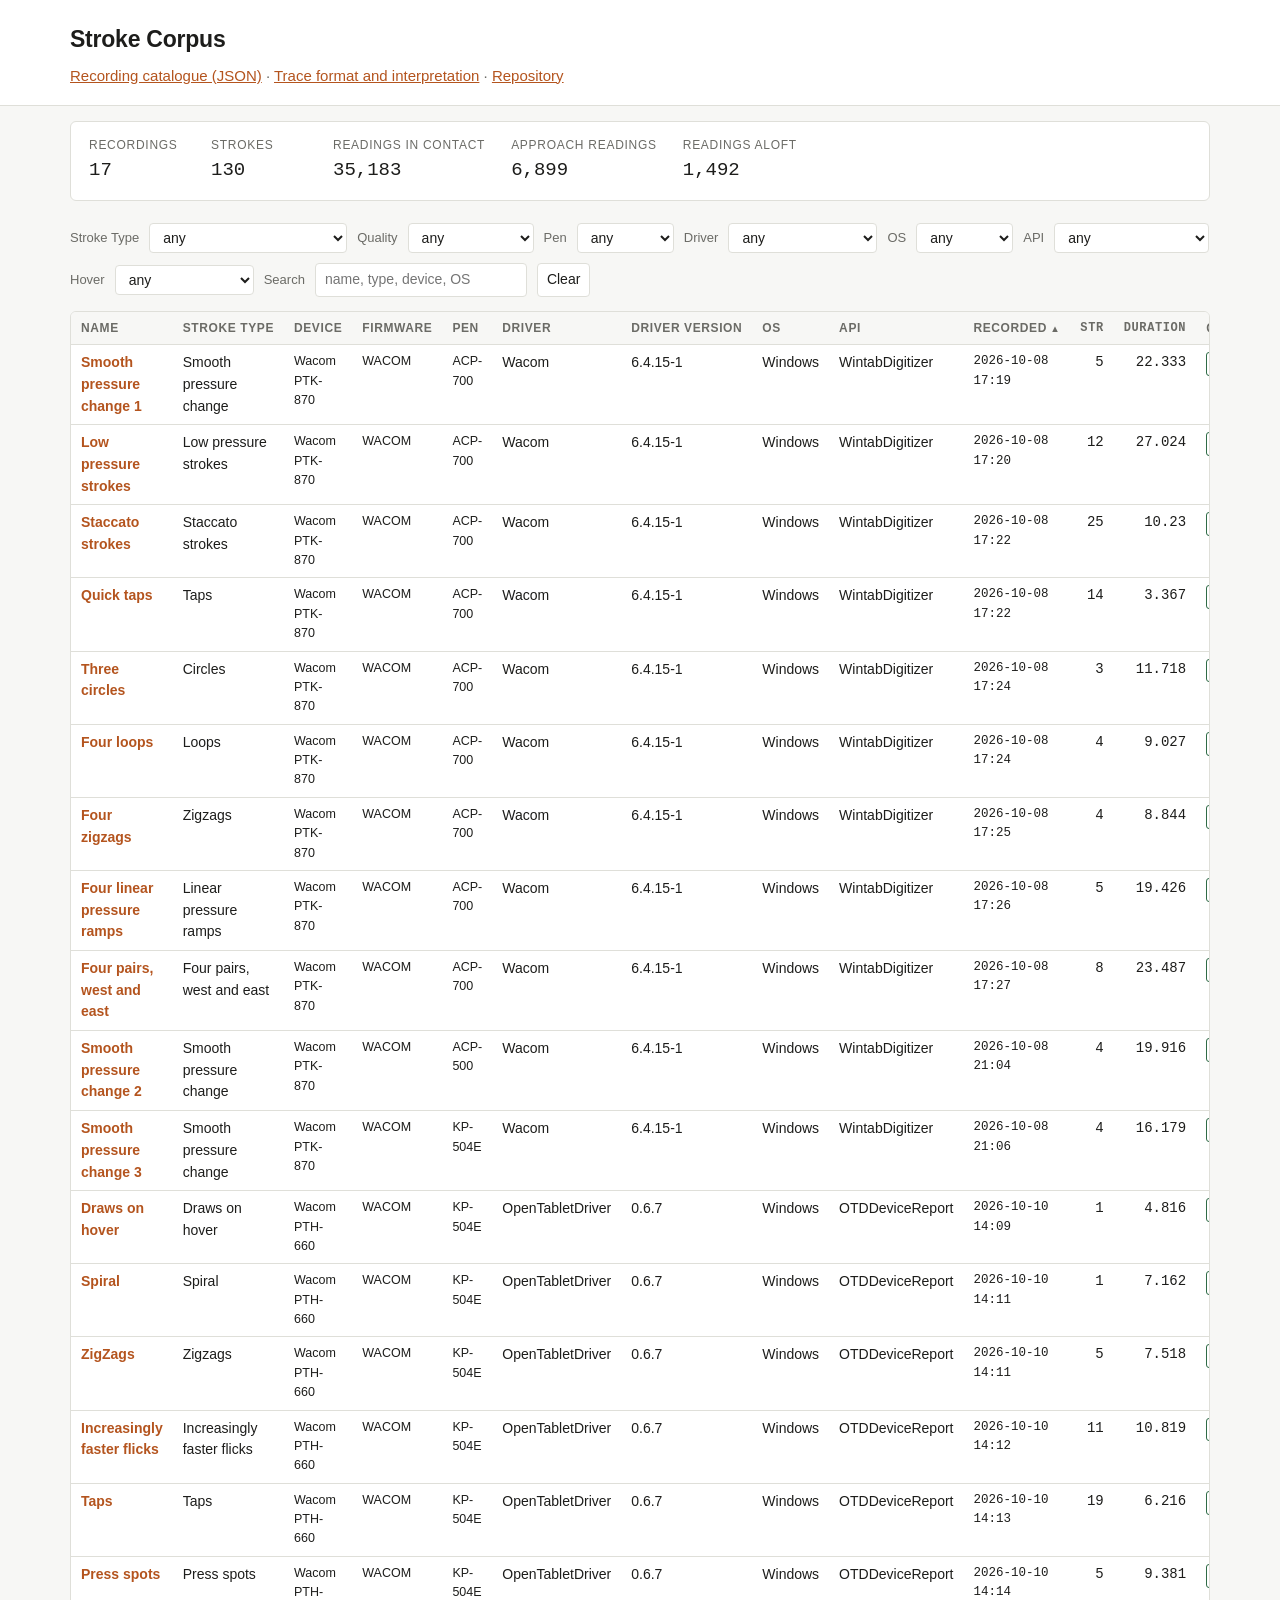
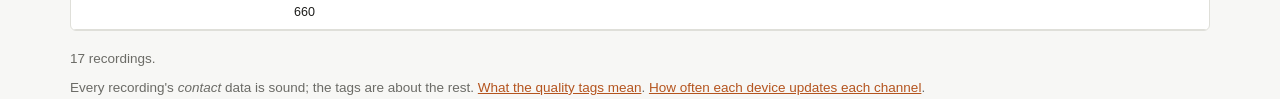
<file: index.html>
<!doctype html>
<html lang="en">
<head>
<meta charset="utf-8">
<link rel="describedby" href="llms.txt" type="text/plain">
<meta name="viewport" content="width=device-width, initial-scale=1, viewport-fit=cover">
<title>Stroke Corpus</title>
<meta name="description" content="Recordings of a real pen on a real drawing tablet: every reading, including the ones made while the pen was in the air.">
<link rel="stylesheet" href="corpus.css?v=ecc2c150">
<style>
  /* A column that can be sorted is a button that looks like its heading. */
  th button.sort { font: inherit; letter-spacing: inherit; text-transform: inherit; color: inherit;
                   background: none; border: 0; padding: 0; cursor: pointer; }
  th button.sort:hover, th button.sort:focus-visible { text-decoration: underline; }
  th[aria-sort="ascending"] button.sort::after { content: " \25B2"; font-size: 0.8em; }
  th[aria-sort="descending"] button.sort::after { content: " \25BC"; font-size: 0.8em; }
</style>
</head>
<body>

<header class="top">
  <div class="wrap">
    <h1><a href="index.html">Stroke Corpus</a></h1>
    <p>
      <a href="manifest.json">Recording catalogue (JSON)</a> &middot;
      <a href="FORMAT.md">Trace format and interpretation</a> &middot;
      <a href="https://github.com/TheSevenPens/StrokeCorpus">Repository</a>
    </p>
  </div>
</header>

<main class="wrap">

  <noscript>
    <p class="note">
      The interactive catalogue and recording views require JavaScript.
    </p>
  </noscript>

  <dl class="totals" id="totals"></dl>

  <div class="controls">
    <label for="stroke-type">Stroke Type</label>
    <select id="stroke-type">
      <option value="">any</option>
    </select>

    <label for="quality">Quality</label>
    <select id="quality">
      <option value="">any</option>
    </select>

    <label for="pen">Pen</label>
    <select id="pen"><option value="">any</option></select>

    <label for="driver">Driver</label>
    <select id="driver"><option value="">any</option></select>

    <label for="os">OS</label>
    <select id="os"><option value="">any</option></select>

    <label for="api">API</label>
    <select id="api"><option value="">any</option></select>

    <label for="hover">Hover</label>
    <select id="hover">
      <option value="">any</option>
      <option value="trusted">trustworthy only</option>
      <option value="some">carries some</option>
    </select>

    <label for="find">Search</label>
    <input type="search" id="find" placeholder="name, type, device, OS" size="22">

    <button type="button" id="clear">Clear</button>
  </div>

  <div class="panel" style="padding: 0; overflow: hidden;">
    <div class="scroll">
      <table>
        <thead>
          <tr>
            <th>Name</th>
            <th>Stroke Type</th>
            <th>Device</th>
            <th>Firmware</th>
            <th data-sort="pen"><button type="button" class="sort">Pen</button></th>
            <th>Driver</th>
            <th>Driver version</th>
            <th>OS</th>
            <th>API</th>
            <th data-sort="recorded"><button type="button" class="sort">Recorded</button></th>
            <th class="n" data-sort="strokes"><button type="button" class="sort">Str</button></th>
            <th class="n">DURATION</th>
            <th>Quality</th>
          </tr>
        </thead>
        <tbody id="recordings"></tbody>
      </table>
    </div>
  </div>

  <p class="note" id="count"></p>

  <p class="note">
    Every recording's <em>contact</em> data is sound; the tags are about the rest.
    <a href="quality.html">What the quality tags mean</a>.
    <a href="devices.html">How often each device updates each channel</a>.
  </p>


</main>

<script type="module">
import { loadManifest, run, esc } from "./corpus.js?v=f7807b7a";

await run(async () => {

  const say = (n) => n.toLocaleString();
  const apiLabel = (api) => api === "OpenTabletDriver DeviceReport" ? "OTDDeviceReport" : api;
  const driverName = ({ device }) => device.driverName === undefined ? device.driver : device.driverName;

  const manifest = await loadManifest();
  const recordings = manifest.recordings;

  document.getElementById("totals").innerHTML = [
    ["recordings", manifest.totals.recordings],
    ["strokes", manifest.totals.strokes],
    ["readings in contact", manifest.totals.contact],
    ["approach readings", manifest.totals.approach],
    ["readings aloft", manifest.totals.aloft],
  ].map(([what, many]) => `<div><dt>${what}</dt><dd>${say(many)}</dd></div>`).join("");

  // The filter offers the tags the corpus actually has, so it cannot offer an empty one.
  const quality = document.getElementById("quality");

  for (const tag of Object.keys(manifest.totals.byQuality).sort()) {
    quality.insertAdjacentHTML("beforeend",
      `<option value="${tag}">${tag} (${manifest.totals.byQuality[tag]})</option>`);
  }

  const rows = document.getElementById("recordings");
  const count = document.getElementById("count");
  const hover = document.getElementById("hover");
  const find = document.getElementById("find");
  const filters = [
    ["stroke-type", (recording) => recording.strokeType],
    ["pen", (recording) => recording.device.pen],
    ["driver", driverName],
    ["os", (recording) => recording.hostOS?.name],
    ["api", (recording) => apiLabel(recording.device.api)],
  ].map(([id, field]) => {
    const select = document.getElementById(id);
    const values = [...new Set(recordings.map(field).filter(Boolean))];
    for (const value of values.sort((a, b) => a.localeCompare(b))) {
      select.add(new Option(value, value));
    }
    return { select, field };
  });
  const controls = [...filters.map(({ select }) => select), quality, hover, find];

  // The list is in the order it was recorded until a heading says otherwise. A recording with no pen
  // sorts after every one that has one, whichever way the pen column is turned.
  const byColumn = {
    recorded: (recording) => recording.recordedAt,
    strokes: (recording) => recording.counts.strokes,
    pen: (recording) => (recording.device.pen ?? "").toLowerCase() || null,
  };

  let sortBy = "recorded";
  let sortDown = false;

  function arrange(shown) {
    const key = byColumn[sortBy];
    const sign = sortDown ? -1 : 1;

    return [...shown].sort((a, b) => {
      const [left, right] = [key(a), key(b)];

      if (left === null || right === null) {
        if (left !== right) return left === null ? 1 : -1;
      } else if (left !== right) {
        return (left < right ? -1 : 1) * sign;
      }

      return a.recordedAt < b.recordedAt ? -1 : a.recordedAt > b.recordedAt ? 1 : 0;
    });
  }

  function show() {
    const wantQuality = quality.value;
    const wantHover = hover.value;
    const text = find.value.trim().toLowerCase();

    const shown = arrange(recordings.filter((recording) => {
      if (wantQuality && recording.quality !== wantQuality) return false;
      if (filters.some(({ select, field }) => select.value && field(recording) !== select.value)) return false;
      if (wantHover === "trusted" && !(recording.hoverTrusted ?? recording.quality === "complete")) return false;
      if (wantHover === "some" && recording.counts.approach === 0) return false;

      if (text) {
        const { device, hostOS } = recording;
        const haystack = [
          recording.name, recording.strokeType, recording.gesture, device.tablet, device.pen, device.firmware,
          device.driver, driverName(recording), device.driverVersion, device.api, apiLabel(device.api),
          hostOS?.name, hostOS?.version, recording.file,
        ].join(" ").toLowerCase();

        if (!haystack.includes(text)) return false;
      }

      return true;
    }));

    for (const heading of document.querySelectorAll("th[data-sort]")) {
      heading.setAttribute("aria-sort", heading.dataset.sort === sortBy ? (sortDown ? "descending" : "ascending") : "none");
    }

    rows.innerHTML = shown.map((recording) => `
      <tr>
        <td><a href="recording.html?recording=${encodeURIComponent(recording.file)}">${esc(recording.name)}</a></td>
        <td>${recording.strokeType ? esc(recording.strokeType) : "&mdash;"}</td>
        <td style="font-size:12.5px">${esc(recording.device.tablet)}</td>
        <td style="font-size:12.5px">${recording.device.firmware ? esc(recording.device.firmware) : "&mdash;"}</td>
        <td style="font-size:12.5px">${recording.device.pen ? esc(recording.device.pen) : "&mdash;"}</td>
        <td>${esc(driverName(recording)) || "&mdash;"}</td>
        <td>${esc(recording.device.driverVersion) || "&mdash;"}</td>
        <td>${esc([recording.hostOS?.name, recording.hostOS?.version].filter(Boolean).join(" ")) || "&mdash;"}</td>
        <td>${esc(apiLabel(recording.device.api)) || "&mdash;"}</td>
        <td class="num" style="font-size:12.5px">${recording.recordedAt.slice(0, 16).replace("T", " ")}</td>
        <td class="n">${recording.counts.strokes || "&mdash;"}</td>
        <td class="n">${recording.seconds.host ?? recording.seconds.pen ?? "&mdash;"}</td>
        <td>
          <span class="tag ${recording.quality}">${recording.quality}</span>
          ${recording.reRecord.length ? '<br><span class="tag rerecord">wants re-recording</span>' : ""}
        </td>
      </tr>
    `).join("");

    count.textContent = shown.length === recordings.length
      ? `${recordings.length} recordings.`
      : `${shown.length} of ${recordings.length} recordings.`;
  }

  for (const control of controls) {
    control.addEventListener("input", show);
  }

  for (const heading of document.querySelectorAll("th[data-sort]")) {
    heading.querySelector("button").addEventListener("click", () => {
      sortDown = heading.dataset.sort === sortBy ? !sortDown : false;
      sortBy = heading.dataset.sort;
      show();
    });
  }

  document.getElementById("clear").addEventListener("click", () => {
    for (const control of controls) control.value = "";
    show();
  });

  show();
});
</script>

</body>
</html>
</file>
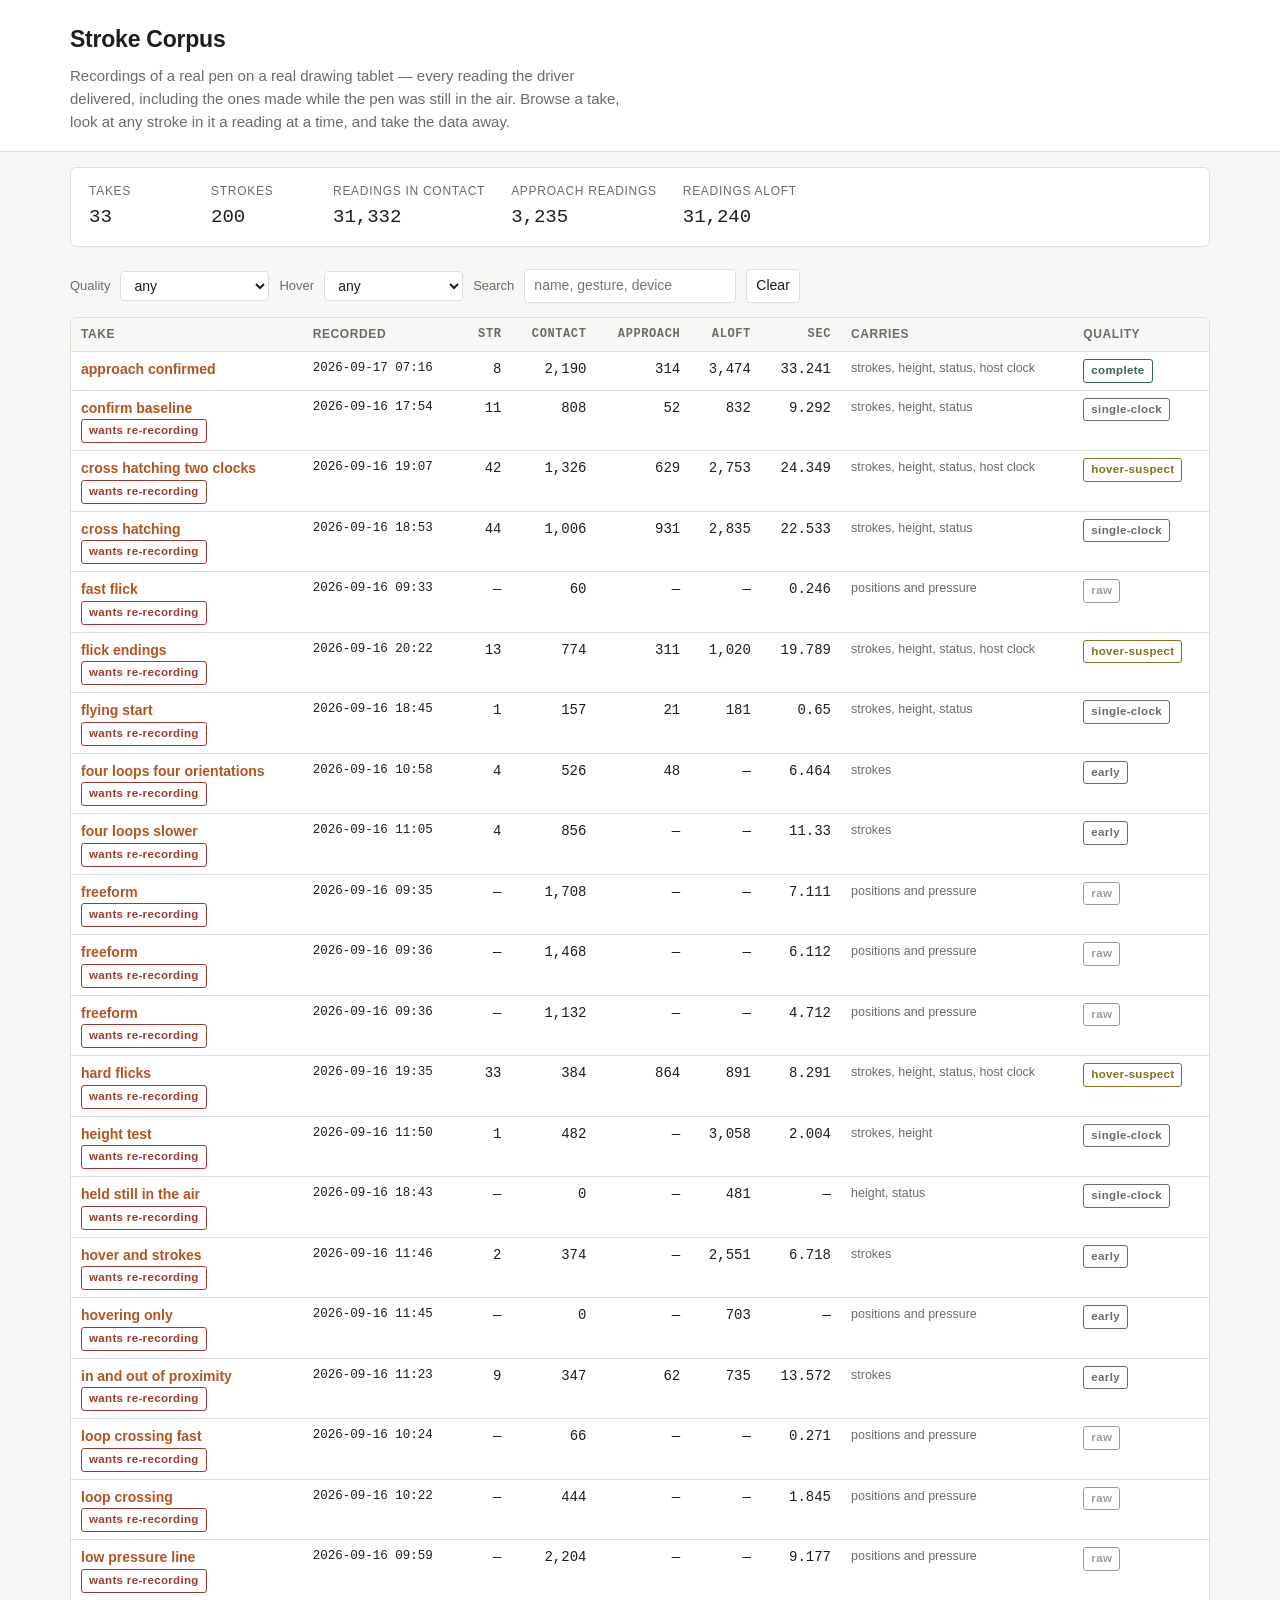
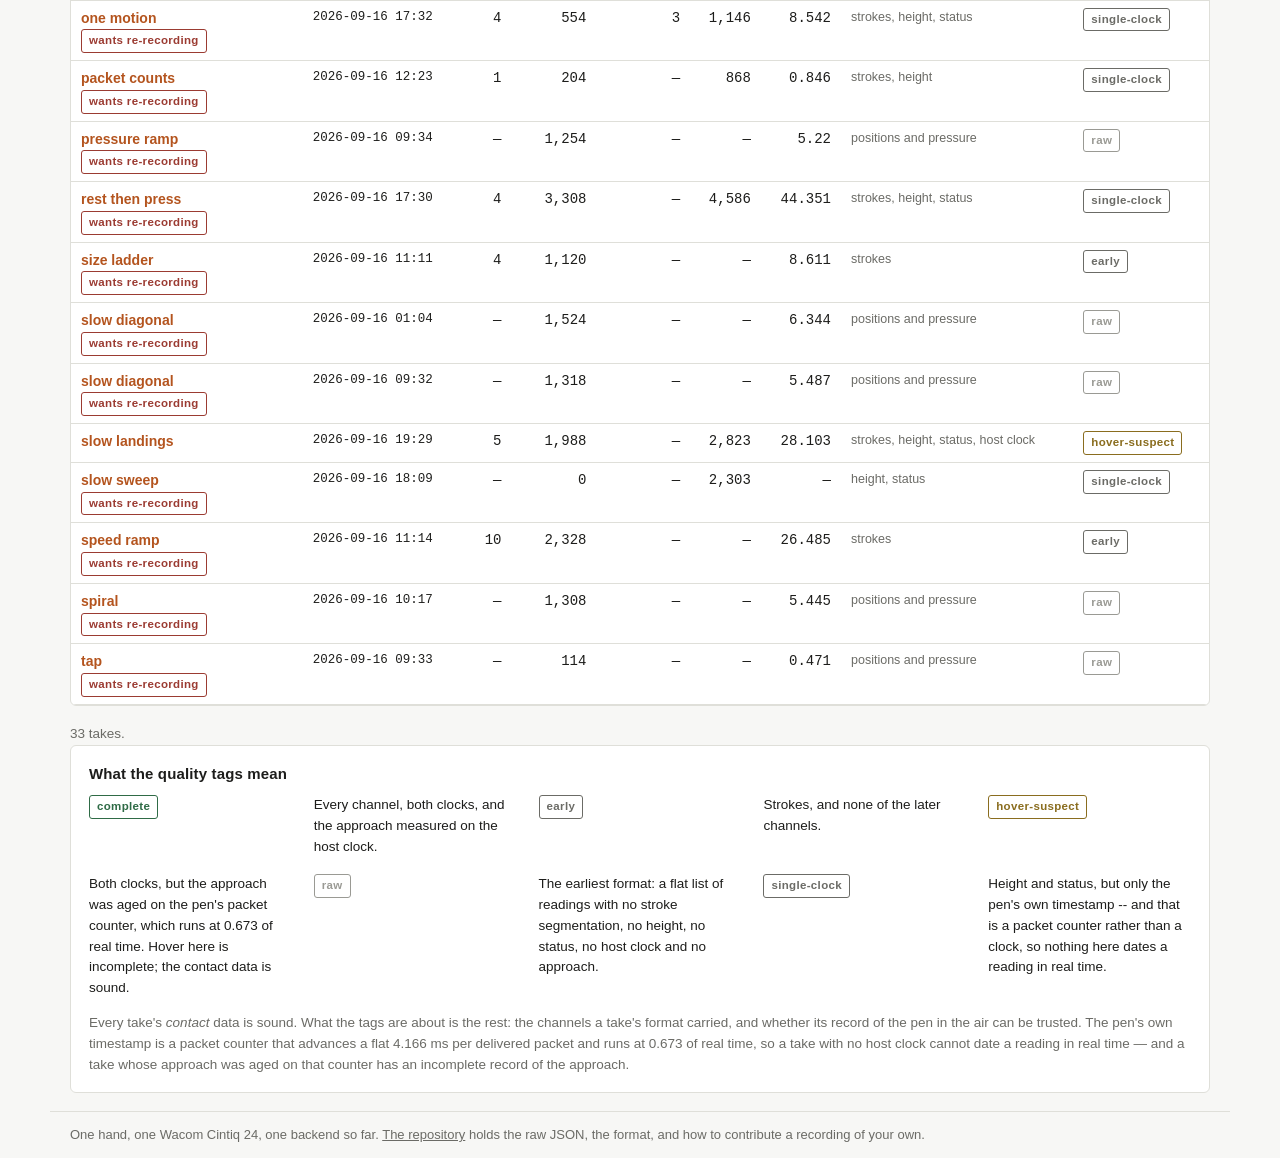
<file: docs/index.html>
<!doctype html>
<html lang="en">
<head>
<meta charset="utf-8">
<meta name="viewport" content="width=device-width, initial-scale=1, viewport-fit=cover">
<title>Stroke Corpus</title>
<meta name="description" content="Recordings of a real pen on a real drawing tablet: every reading, including the ones made while the pen was in the air.">
<link rel="stylesheet" href="corpus.css">
</head>
<body>

<header class="top">
  <div class="wrap">
    <h1><a href="index.html">Stroke Corpus</a></h1>
    <p>
      Recordings of a real pen on a real drawing tablet &mdash; every reading the driver
      delivered, including the ones made while the pen was still in the air. Browse a take,
      look at any stroke in it a reading at a time, and take the data away.
    </p>
  </div>
</header>

<main class="wrap">

  <dl class="totals" id="totals"></dl>

  <div class="controls">
    <label for="quality">Quality</label>
    <select id="quality">
      <option value="">any</option>
    </select>

    <label for="hover">Hover</label>
    <select id="hover">
      <option value="">any</option>
      <option value="trusted">trustworthy only</option>
      <option value="some">carries some</option>
    </select>

    <label for="find">Search</label>
    <input type="search" id="find" placeholder="name, gesture, device" size="22">

    <button type="button" id="clear">Clear</button>
  </div>

  <div class="panel" style="padding: 0; overflow: hidden;">
    <div class="scroll">
      <table>
        <thead>
          <tr>
            <th>Take</th>
            <th>Recorded</th>
            <th class="n">Str</th>
            <th class="n">Contact</th>
            <th class="n">Approach</th>
            <th class="n">Aloft</th>
            <th class="n">Sec</th>
            <th>Carries</th>
            <th>Quality</th>
          </tr>
        </thead>
        <tbody id="takes"></tbody>
      </table>
    </div>
  </div>

  <p class="note" id="count"></p>

  <section class="panel">
    <h2>What the quality tags mean</h2>
    <dl class="facts" id="meanings"></dl>
    <p class="note">
      Every take's <em>contact</em> data is sound. What the tags are about is the rest: the
      channels a take's format carried, and whether its record of the pen in the air can be
      trusted. The pen's own timestamp is a packet counter that advances a flat 4.166&nbsp;ms
      per delivered packet and runs at 0.673 of real time, so a take with no host clock
      cannot date a reading in real time &mdash; and a take whose approach was aged on that
      counter has an incomplete record of the approach.
    </p>
  </section>

</main>

<footer class="wrap">
  <p>
    One hand, one Wacom Cintiq 24, one backend so far.
    <a href="https://github.com/TheSevenPens/StrokeCorpus">The repository</a> holds the raw
    JSON, the format, and how to contribute a recording of your own.
  </p>
</footer>

<script type="module">
import { loadManifest } from "./corpus.js";

const say = (n) => n.toLocaleString();

const manifest = await loadManifest();
const takes = manifest.takes;

document.getElementById("totals").innerHTML = [
  ["takes", manifest.totals.takes],
  ["strokes", manifest.totals.strokes],
  ["readings in contact", manifest.totals.contact],
  ["approach readings", manifest.totals.approach],
  ["readings aloft", manifest.totals.aloft],
].map(([what, many]) => `<div><dt>${what}</dt><dd>${say(many)}</dd></div>`).join("");

// The filter offers the tags the corpus actually has, so it cannot offer an empty one.
const quality = document.getElementById("quality");

for (const tag of Object.keys(manifest.totals.byQuality).sort()) {
  quality.insertAdjacentHTML("beforeend",
    `<option value="${tag}">${tag} (${manifest.totals.byQuality[tag]})</option>`);
}

const meanings = new Map(takes.map((t) => [t.quality, t.qualityMeans]));

document.getElementById("meanings").innerHTML = [...meanings]
  .sort()
  .map(([tag, means]) =>
    `<dt><span class="tag ${tag}">${tag}</span></dt><dd style="font-family: var(--text)">${means}</dd>`)
  .join("");

const rows = document.getElementById("takes");
const count = document.getElementById("count");
const hover = document.getElementById("hover");
const find = document.getElementById("find");

function carries(take) {
  const has = [];

  if (take.counts.strokes) has.push("strokes");
  if (take.columns.includes("height")) has.push("height");
  if (take.columns.includes("status")) has.push("status");
  if (take.columns.includes("arrived")) has.push("host clock");

  return has.join(", ") || "positions and pressure";
}

function show() {
  const wantQuality = quality.value;
  const wantHover = hover.value;
  const text = find.value.trim().toLowerCase();

  const shown = takes.filter((take) => {
    if (wantQuality && take.quality !== wantQuality) return false;
    if (wantHover === "trusted" && take.quality !== "complete") return false;
    if (wantHover === "some" && take.counts.approach === 0) return false;

    if (text) {
      const haystack = [take.name, take.gesture, take.device.tablet, take.device.api, take.file]
        .join(" ").toLowerCase();

      if (!haystack.includes(text)) return false;
    }

    return true;
  });

  rows.innerHTML = shown.map((take) => `
    <tr>
      <td>
        <a href="take.html?take=${encodeURIComponent(take.file)}">${take.name}</a>
        ${take.reRecord.length ? '<br><span class="tag rerecord">wants re-recording</span>' : ""}
      </td>
      <td class="num" style="font-size:12.5px">${take.recordedAt.slice(0, 16).replace("T", " ")}</td>
      <td class="n">${take.counts.strokes || "&mdash;"}</td>
      <td class="n">${say(take.counts.contact)}</td>
      <td class="n">${take.counts.approach ? say(take.counts.approach) : "&mdash;"}</td>
      <td class="n">${take.counts.aloft ? say(take.counts.aloft) : "&mdash;"}</td>
      <td class="n">${take.seconds.host ?? take.seconds.pen ?? "&mdash;"}</td>
      <td style="font-size:12.5px;color:var(--quiet)">${carries(take)}</td>
      <td><span class="tag ${take.quality}">${take.quality}</span></td>
    </tr>
  `).join("");

  count.textContent = shown.length === takes.length
    ? `${takes.length} takes.`
    : `${shown.length} of ${takes.length} takes.`;
}

for (const control of [quality, hover, find]) {
  control.addEventListener("input", show);
}

document.getElementById("clear").addEventListener("click", () => {
  quality.value = "";
  hover.value = "";
  find.value = "";
  show();
});

show();
</script>

</body>
</html>
</file>
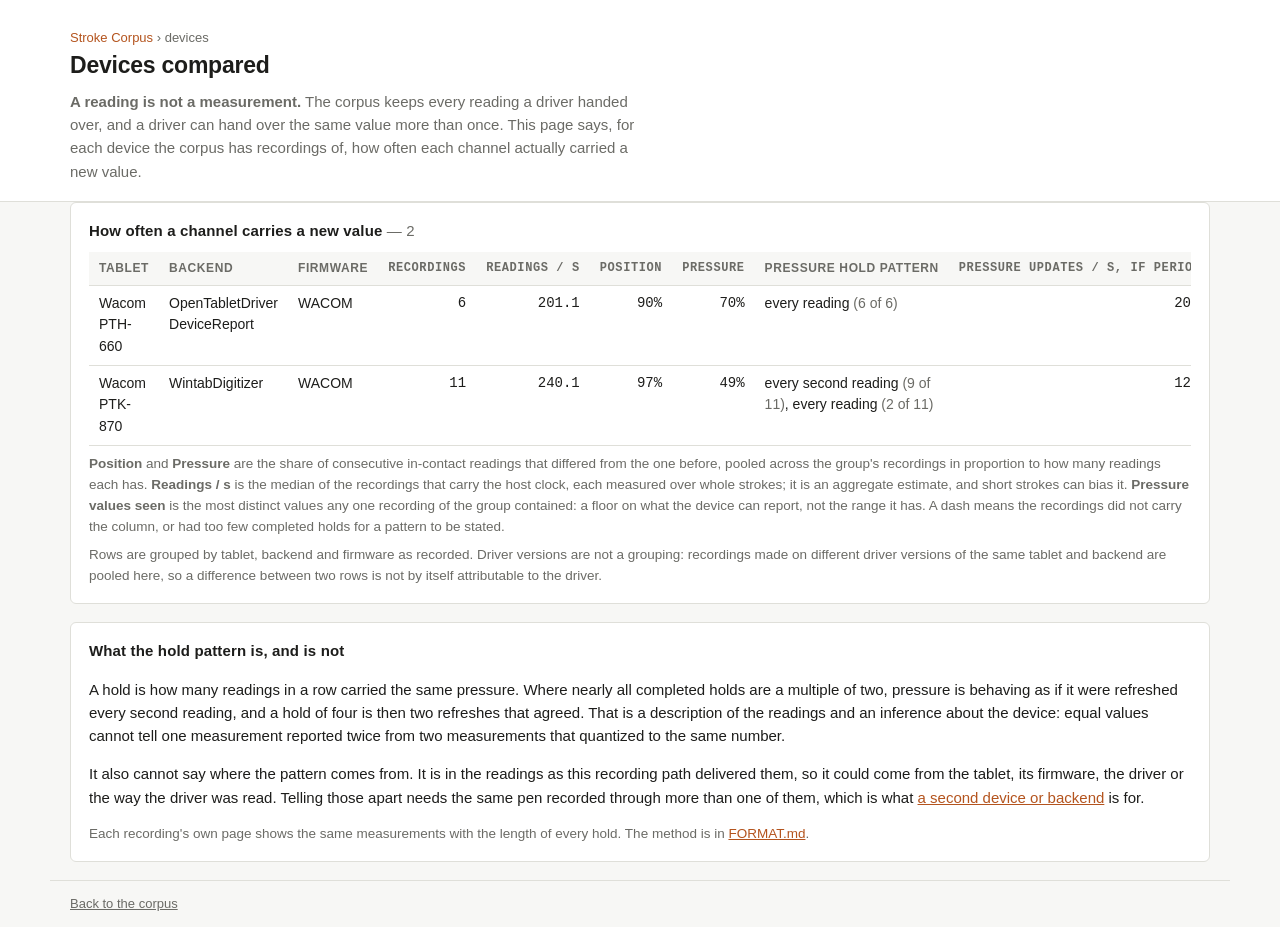
<file: devices.html>
<!doctype html>
<html lang="en">
<head>
<meta charset="utf-8">
<link rel="describedby" href="llms.txt" type="text/plain">
<meta name="viewport" content="width=device-width, initial-scale=1, viewport-fit=cover">
<title>Devices compared &mdash; Stroke Corpus</title>
<meta name="description" content="How often each tablet, backend and firmware in the corpus delivers a new value for each channel, measured from its recordings.">
<link rel="stylesheet" href="corpus.css?v=ecc2c150">
</head>
<body>

<header class="top">
  <div class="wrap">
    <p class="crumb"><a href="index.html">Stroke Corpus</a> &rsaquo; devices</p>
    <h1>Devices compared</h1>
    <p>
      <strong>A reading is not a measurement.</strong> The corpus keeps every reading a driver
      handed over, and a driver can hand over the same value more than once. This page says,
      for each device the corpus has recordings of, how often each channel actually carried a
      new value.
    </p>
  </div>
</header>

<main class="wrap">

  <noscript>
    <p class="note">
      The interactive catalogue and recording views require JavaScript.
      You can still access the data through the <a href="manifest.json">recording catalogue (JSON)</a>
      &mdash; each recording's <code>updates</code> object holds these measurements &mdash;
      and read the <a href="FORMAT.md">trace format and interpretation</a>.
    </p>
  </noscript>

  <section class="panel">
    <h2>How often a channel carries a new value <span class="sub" id="groupCount"></span></h2>
    <div class="scroll">
      <table>
        <thead>
          <tr>
            <th>Tablet</th>
            <th>Backend</th>
            <th>Firmware</th>
            <th class="n">Recordings</th>
            <th class="n">Readings / s</th>
            <th class="n">Position</th>
            <th class="n">Pressure</th>
            <th>Pressure hold pattern</th>
            <th class="n">Pressure updates / s, if periodic</th>
            <th class="n">Pressure values seen</th>
            <th class="n">Smallest step</th>
          </tr>
        </thead>
        <tbody id="devices"></tbody>
      </table>
    </div>
    <p class="note">
      <strong>Position</strong> and <strong>Pressure</strong> are the share of consecutive
      in-contact readings that differed from the one before, pooled across the group's recordings
      in proportion to how many readings each has. <strong>Readings / s</strong> is the median of
      the recordings that carry the host clock, each measured over whole strokes; it is an
      aggregate estimate, and short strokes can bias it. <strong>Pressure values seen</strong> is
      the most distinct values any one recording of the group contained: a floor on what the
      device can report, not the range it has. A dash means the recordings did not carry the
      column, or had too few completed holds for a pattern to be stated.
    </p>
    <p class="note">
      Rows are grouped by tablet, backend and firmware as recorded. Driver versions are not a
      grouping: recordings made on different driver versions of the same tablet and backend are
      pooled here, so a difference between two rows is not by itself attributable to the driver.
    </p>
  </section>

  <section class="panel">
    <h2>What the hold pattern is, and is not</h2>
    <p>
      A hold is how many readings in a row carried the same pressure. Where nearly all completed
      holds are a multiple of two, pressure is behaving as if it were refreshed every second
      reading, and a hold of four is then two refreshes that agreed. That is a description of the
      readings and an inference about the device: equal values cannot tell one measurement
      reported twice from two measurements that quantized to the same number.
    </p>
    <p>
      It also cannot say where the pattern comes from. It is in the readings as this recording
      path delivered them, so it could come from the tablet, its firmware, the driver or the way
      the driver was read. Telling those apart needs the same pen recorded through more than one
      of them, which is what <a href="CONTRIBUTING.md">a second device or backend</a> is for.
    </p>
    <p class="note">
      Each recording's own page shows the same measurements with the length of every hold. The
      method is in <a href="FORMAT.md#a-reading-is-not-a-measurement">FORMAT.md</a>.
    </p>
  </section>

</main>

<footer class="wrap">
  <p><a href="index.html">Back to the corpus</a></p>
</footer>

<script type="module">
import { loadManifest, run, pressureCadence, esc } from "./corpus.js?v=f7807b7a";

await run(async () => {

  const manifest = await loadManifest();

  // A device here is a tablet read through one backend on one firmware. The same tablet through
  // two backends is two rows, because the point is what each one delivers.
  const groups = new Map();

  for (const recording of manifest.recordings) {
    const { tablet, api, firmware } = recording.device;
    const key = [tablet, api, firmware === null || firmware === undefined ? "\u0000" : firmware].join("\u0001");

    if (!groups.has(key)) groups.set(key, { tablet, api, firmware, recordings: [] });

    groups.get(key).recordings.push(recording);
  }

  // The conventional median: the mean of the two middle values when there is an even number.
  const median = (xs) => {
    if (!xs.length) return null;

    const sorted = [...xs].sort((a, b) => a - b);
    const mid = sorted.length >> 1;

    return sorted.length % 2 ? sorted[mid] : (sorted[mid - 1] + sorted[mid]) / 2;
  };

  // A catalogue that predates these measurements has no `updates` at all, and reads as unmeasured
  // rather than as an error.
  const measured = (group) => group.recordings.map((r) => r.updates).filter(Boolean);

  // The share of consecutive readings that changed, over every pair in the group's recordings that
  // carried the column. Pairs are the weight, so one long recording is not outvoted by three taps.
  const share = (group, channel) => {
    let moved = 0;
    let pairs = 0;

    for (const updates of measured(group)) {
      const v = updates.changed?.[channel];

      if (v === null || v === undefined) continue;

      moved += v * updates.pairs;
      pairs += updates.pairs;
    }

    return pairs ? `${((moved / pairs) * 100).toFixed(0)}%` : "&mdash;";
  };

  // What the group's recordings say about the pressure's holds, in words, with how many recordings
  // say it out of how many there are: the one pattern they share, or all of them where they differ.
  const pattern = (group) => {
    const said = new Map();

    for (const updates of measured(group)) {
      if (!updates.pressurePeriod) continue;

      said.set(updates.pressurePeriod, (said.get(updates.pressurePeriod) ?? 0) + 1);
    }

    if (!said.size) return "&mdash;";

    return [...said.entries()].sort((a, b) => b[1] - a[1])
      .map(([period, many]) =>
        `${pressureCadence({ pressurePeriod: period })} <span style="color:var(--quiet)">(${many} of ${group.recordings.length})</span>`)
      .join(", ");
  };

  const median1 = (group, field) => {
    const m = median(measured(group).map((u) => u[field]).filter((v) => v !== null && v !== undefined));

    return m === null ? "&mdash;" : m.toFixed(1);
  };

  const most = (group, field) => {
    const values = measured(group).map((u) => u[field]).filter((v) => v !== null && v !== undefined);

    return values.length ? Math.max(...values).toLocaleString() : "&mdash;";
  };

  const least = (group, field) => {
    const values = measured(group).map((u) => u[field]).filter((v) => v !== null && v !== undefined);

    return values.length ? Math.min(...values).toLocaleString() : "&mdash;";
  };

  const firmwareSays = (firmware) =>
    firmware === null || firmware === undefined
      ? `<span style="color:var(--quiet)">not recorded</span>`
      : (firmware === "" ? `<span style="color:var(--quiet)">left blank</span>` : esc(firmware));

  document.getElementById("groupCount").textContent = `— ${groups.size}`;

  document.getElementById("devices").innerHTML = [...groups.values()].map((group) => `
    <tr>
      <td>${esc(group.tablet) || "&mdash;"}</td>
      <td>${esc(group.api) || "&mdash;"}</td>
      <td>${firmwareSays(group.firmware)}</td>
      <td class="n">${group.recordings.length}</td>
      <td class="n">${median1(group, "readingRateHz")}</td>
      <td class="n">${share(group, "position")}</td>
      <td class="n">${share(group, "pressure")}</td>
      <td>${pattern(group)}</td>
      <td class="n">${median1(group, "pressureUpdateHzIfPeriodic")}</td>
      <td class="n">${most(group, "pressureDistinct")}</td>
      <td class="n">${least(group, "pressureStep")}</td>
    </tr>
  `).join("");
});
</script>

</body>
</html>
</file>
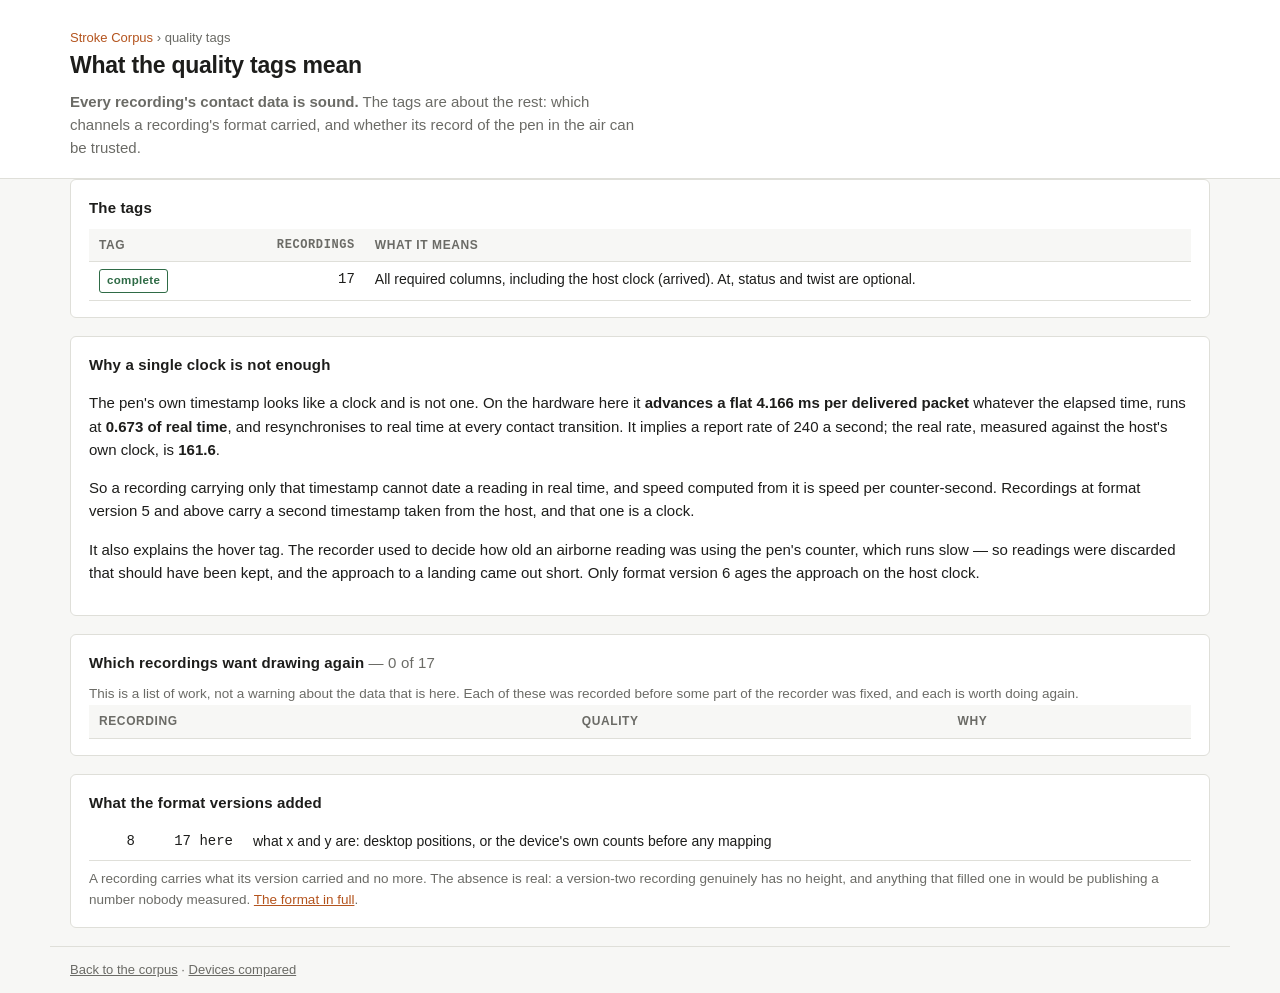
<file: quality.html>
<!doctype html>
<html lang="en">
<head>
<meta charset="utf-8">
<link rel="describedby" href="llms.txt" type="text/plain">
<meta name="viewport" content="width=device-width, initial-scale=1, viewport-fit=cover">
<title>Quality tags &mdash; Stroke Corpus</title>
<meta name="description" content="What each quality tag on a recording means, and which recordings are worth drawing again.">
<link rel="stylesheet" href="corpus.css?v=ecc2c150">
</head>
<body>

<header class="top">
  <div class="wrap">
    <p class="crumb"><a href="index.html">Stroke Corpus</a> &rsaquo; quality tags</p>
    <h1>What the quality tags mean</h1>
    <p>
      <strong>Every recording's contact data is sound.</strong> The tags are about the rest:
      which channels a recording's format carried, and whether its record of the pen in the
      air can be trusted.
    </p>
  </div>
</header>

<main class="wrap">

  <noscript>
    <p class="note">
      The interactive catalogue and recording views require JavaScript.
      You can still access the data through the <a href="manifest.json">recording catalogue (JSON)</a>
      and read the <a href="FORMAT.md">trace format and interpretation</a>.
    </p>
  </noscript>

  <section class="panel">
    <h2>The tags</h2>
    <div class="scroll">
      <table>
        <thead>
          <tr>
            <th>Tag</th>
            <th class="n">Recordings</th>
            <th>What it means</th>
          </tr>
        </thead>
        <tbody id="tags"></tbody>
      </table>
    </div>
  </section>

  <section class="panel">
    <h2>Why a single clock is not enough</h2>
    <p>
      The pen's own timestamp looks like a clock and is not one. On the hardware here it
      <strong>advances a flat 4.166&nbsp;ms per delivered packet</strong> whatever the elapsed
      time, runs at <strong>0.673 of real time</strong>, and resynchronises to real time at
      every contact transition. It implies a report rate of 240 a second; the real rate,
      measured against the host's own clock, is <strong>161.6</strong>.
    </p>
    <p>
      So a recording carrying only that timestamp cannot date a reading in real time, and
      speed computed from it is speed per counter-second. Recordings at format version 5 and
      above carry a second timestamp taken from the host, and that one is a clock.
    </p>
    <p>
      It also explains the hover tag. The recorder used to decide how old an airborne reading
      was using the pen's counter, which runs slow &mdash; so readings were discarded that
      should have been kept, and the approach to a landing came out short. Only format
      version 6 ages the approach on the host clock.
    </p>
  </section>

  <section class="panel">
    <h2>Which recordings want drawing again <span class="sub" id="wanted"></span></h2>
    <p class="note" style="margin-top:0">
      This is a list of work, not a warning about the data that is here. Each of these was
      recorded before some part of the recorder was fixed, and each is worth doing again.
    </p>
    <div class="scroll">
      <table>
        <thead>
          <tr>
            <th>Recording</th>
            <th>Quality</th>
            <th>Why</th>
          </tr>
        </thead>
        <tbody id="rerecord"></tbody>
      </table>
    </div>
  </section>

  <section class="panel">
    <h2>What the format versions added</h2>
    <div class="scroll"><table><tbody id="versions"></tbody></table></div>
    <p class="note">
      A recording carries what its version carried and no more. The absence is real: a
      version-two recording genuinely has no height, and anything that filled one in would be
      publishing a number nobody measured. <a href="FORMAT.md">The format in full</a>.
    </p>
  </section>

</main>

<footer class="wrap">
  <p><a href="index.html">Back to the corpus</a> &middot; <a href="devices.html">Devices compared</a></p>
</footer>

<script type="module">
import { loadManifest, run, esc } from "./corpus.js?v=f7807b7a";

await run(async () => {

  const manifest = await loadManifest();
  const recordings = manifest.recordings;

  // Read off the corpus rather than typed here, so a tag cannot be described and absent, or
  // present and undescribed.
  const meanings = new Map();
  const counted = manifest.totals.byQuality;

  for (const one of recordings) meanings.set(one.quality, one.qualityMeans);

  const order = ["complete", "partial", "hover-suspect", "single-clock", "early", "raw"];
  const tags = [...meanings.keys()].sort((a, b) => order.indexOf(a) - order.indexOf(b));

  document.getElementById("tags").innerHTML = tags.map((tag) => `
    <tr>
      <td><span class="tag ${tag}">${tag}</span></td>
      <td class="n">${counted[tag] ?? 0}</td>
      <td>${meanings.get(tag)}</td>
    </tr>
  `).join("");

  const wanting = recordings.filter((one) => one.reRecord.length);

  document.getElementById("wanted").textContent = `— ${wanting.length} of ${recordings.length}`;

  document.getElementById("rerecord").innerHTML = wanting.map((one) => `
    <tr>
      <td><a href="recording.html?recording=${encodeURIComponent(one.file)}">${esc(one.name)}</a></td>
      <td><span class="tag ${one.quality}">${one.quality}</span></td>
      <td style="color:var(--quiet)">It ${one.reRecord.join("; and it ")}.</td>
    </tr>
  `).join("");

  // Each version, and what it added, from the recordings that are at it.
  const versions = new Map();

  for (const one of recordings) versions.set(one.formatVersion, one.formatAdded);

  document.getElementById("versions").innerHTML = [...versions.keys()].sort((a, b) => a - b)
    .map((v) => `
      <tr>
        <td class="n" style="width:4em">${v}</td>
        <td class="n" style="width:7em">${recordings.filter((o) => o.formatVersion === v).length} here</td>
        <td>${versions.get(v)}</td>
      </tr>
    `).join("");
});
</script>

</body>
</html>
</file>
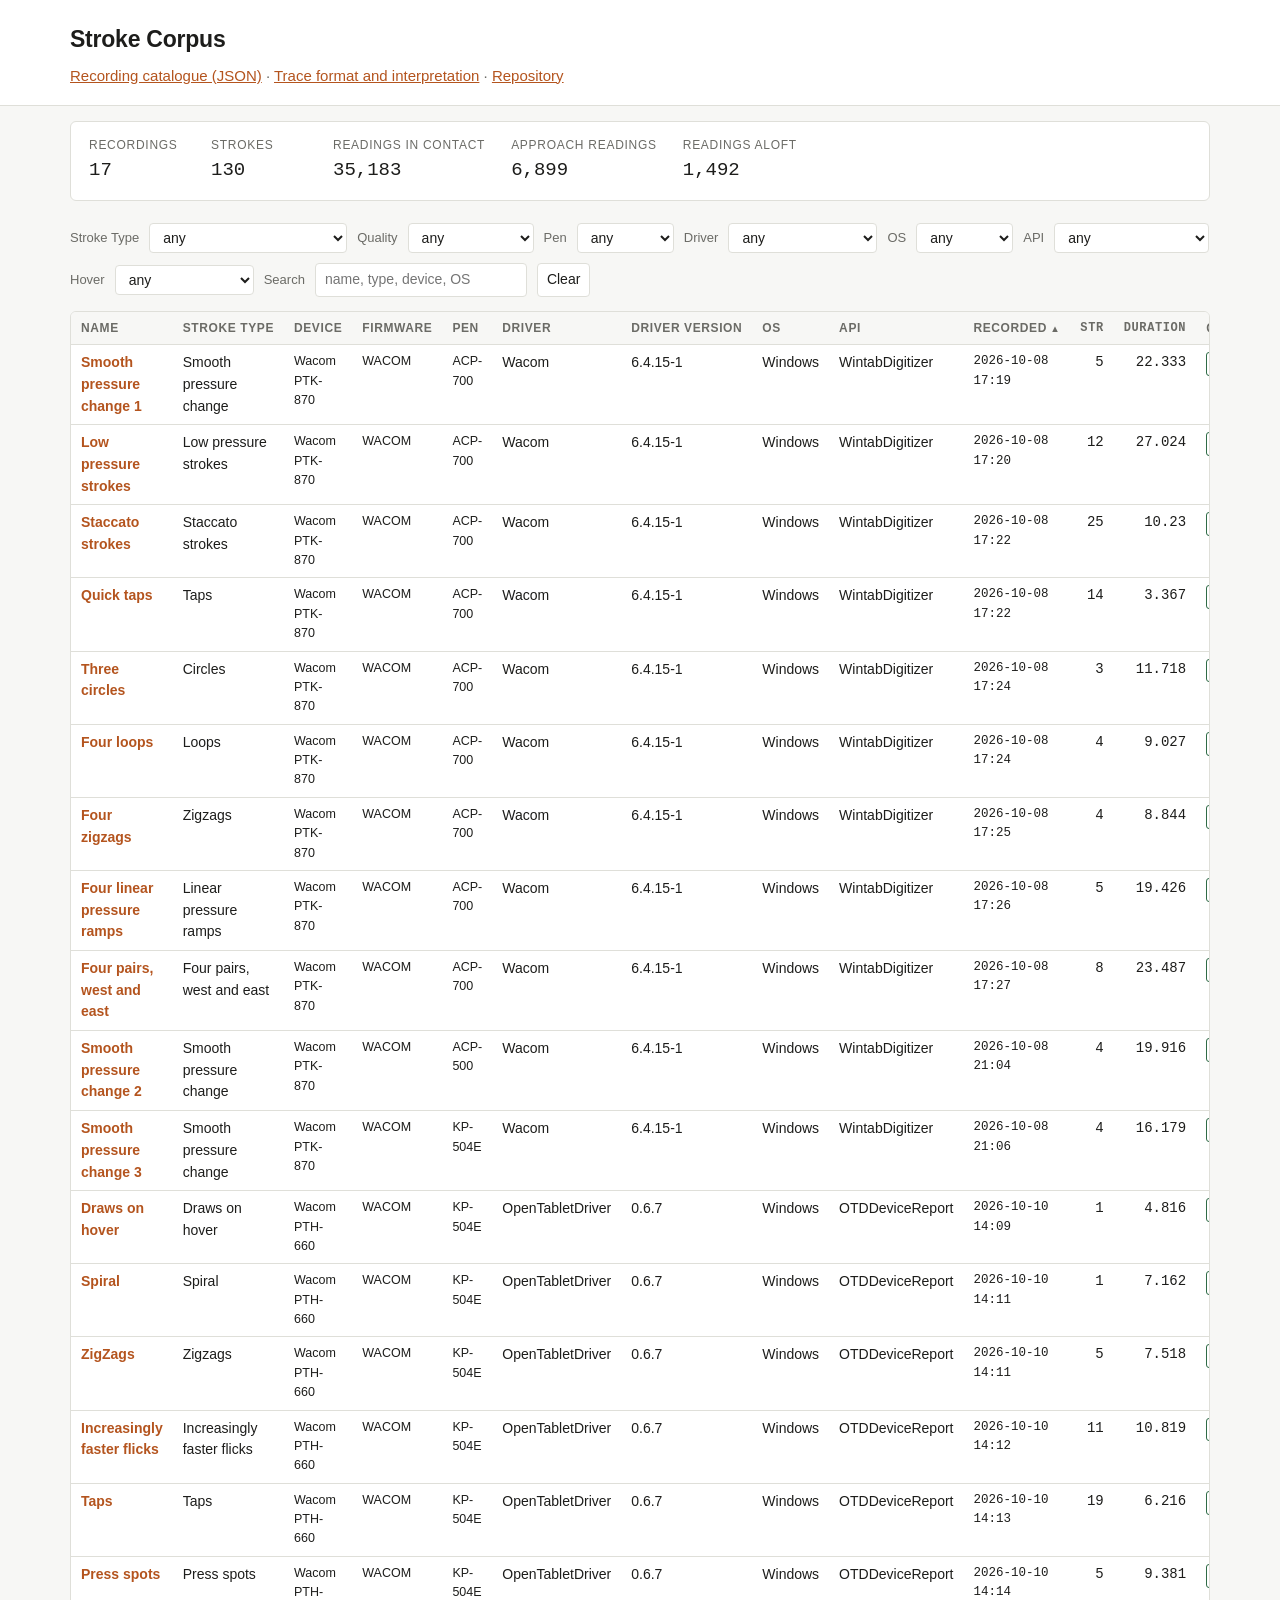
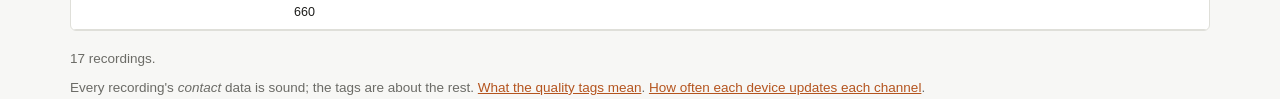
<file: recording.html>
<!doctype html>
<html lang="en">
<head>
<meta charset="utf-8">
<link rel="describedby" href="llms.txt" type="text/plain">
<meta name="viewport" content="width=device-width, initial-scale=1, viewport-fit=cover">
<title>A recording &mdash; Stroke Corpus</title>
<link rel="stylesheet" href="corpus.css?v=ecc2c150">
</head>
<body>

<header class="top">
  <div class="wrap">
    <p class="crumb"><a href="index.html">Stroke Corpus</a> &rsaquo; recording</p>
    <h1 id="name">&hellip;</h1>
    <p id="blurb"></p>
  </div>
</header>

<main class="wrap">

  <noscript>
    <p class="note">
      The interactive catalogue and recording views require JavaScript.
      You can still access the data through the <a href="manifest.json">recording catalogue (JSON)</a>
      and read the <a href="FORMAT.md">trace format and interpretation</a>.
    </p>
  </noscript>

  <div class="controls">
    <button type="button" id="download">Download the JSON</button>
    <span class="note" id="size" style="margin:0"></span>
  </div>

  <section class="panel">
    <h2>Details</h2>
    <dl class="facts" id="facts"></dl>
    <ul class="warnings" id="warnings"></ul>
  </section>

  <section class="panel">
    <h2>The gallery <span class="sub">&mdash; click a stroke to open it a reading at a time</span></h2>
    <div class="gallery" id="gallery"></div>
  </section>

  <section class="panel">
    <h2>How often each channel updates <span class="sub">&mdash; a reading is not a measurement</span></h2>
    <div class="scroll"><table id="updates"></table></div>
    <p class="note" id="updatesNote"></p>
    <div class="scroll"><table id="holds"></table></div>
  </section>

  <section class="panel">
    <h2>The ledger <span class="sub">&mdash; what the session counted, and whether it reconciles</span></h2>
    <div class="scroll"><table id="ledger"></table></div>
    <p class="note" id="ledgerNote"></p>
  </section>

  <section class="panel">
    <h2>Every stroke <span class="sub" id="strokeCount"></span></h2>
    <div class="scroll">
      <table>
        <thead>
          <tr>
            <th class="n">#</th>
            <th class="n">Readings</th>
            <th class="n" id="lengthHead">Length px</th>
            <th class="n">Widest step</th>
            <th class="n">Median step</th>
            <th class="n">Still</th>
            <th class="n">Pressure</th>
            <th class="n">Approach</th>
            <th>Ended by</th>
          </tr>
        </thead>
        <tbody id="strokes"></tbody>
      </table>
    </div>
  </section>


</main>

<footer class="wrap">
  <p><a href="index.html">Back to the corpus</a> &middot; <a href="devices.html">Devices compared</a></p>
</footer>

<script type="module">
import { run, loadManifest, loadRecording, strokesOf, describe, gap, millimetresPerUnit, gapMm, drawInk, offer, fmt, pressureCadence, esc } from "./corpus.js?v=f7807b7a";

await run(async () => {

  const q = new URLSearchParams(location.search);
  const file = q.get("recording") || "";

  if (!file) location.replace("index.html");

  const manifest = await loadManifest();
  const entry = manifest.recordings.find((t) => t.file === file);

  if (!entry) {
    document.getElementById("name").textContent = "Not in the catalogue";
    throw new Error(`"${file}" is not in the catalogue. It may be set aside (see set-aside.json) or not exist.`);
  }

  const recording = await loadRecording(file);
  const strokes = strokesOf(recording);
  const full = entry.device.fullScalePressure || 32767;
  // What a length or a speed is measured in. Desktop positions are pixels; a tablet recording's are the
  // device's own counts, before any mapping, and calling those pixels would be inventing a screen.
  const unit = entry?.coordinateSpace === "tablet" ? "counts" : "px";

  document.getElementById("lengthHead").textContent = `Length ${unit}`;

  document.title = `${entry.name} — Stroke Corpus`;
  document.getElementById("name").textContent = entry.name;

  document.getElementById("blurb").innerHTML =
    `<span class="tag ${entry.quality}">${entry.quality}</span> &nbsp; ${entry.qualityMeans}`;

  document.getElementById("size").textContent =
    `${entry.file} — ${(entry.bytes / 1024).toFixed(0)} KB`;

  document.getElementById("download").addEventListener("click", () =>
    offer(entry.file, JSON.stringify(recording, null, 2)));

  // How many readings a second the pen reported while it was touching, worked out from the readings and
  // not written down by the recorder: the gaps between the readings of each stroke, over the time those
  // strokes took, so the time the pen spent in the air between strokes does not count against it. The
  // host's clock is the one that is a clock on every setup measured here; the pen's own is added when
  // the recording has both, and stands alone when it does not.
  function reportRate() {
    const rate = (clock) => {
      let gaps = 0;
      let seconds = 0;

      for (const stroke of strokes) {
        const rows = stroke.readings;

        if (rows.length < 2) continue;

        gaps += rows.length - 1;
        seconds += (rows[rows.length - 1][clock] - rows[0][clock]) / 1e6;
      }

      return seconds > 0 ? gaps / seconds : null;
    };

    const host = entry.columns.includes("arrived") ? rate("arrived") : null;
    const pen = entry.columns.includes("at") ? rate("at") : null;

    if (host !== null) {
      return `${host.toFixed(1)} <span class="sub">&mdash; in contact, host clock${pen !== null ? `; pen clock ${pen.toFixed(1)}` : ""}</span>`;
    }

    return pen !== null ? `${pen.toFixed(1)} <span class="sub">&mdash; in contact, pen clock</span>` : "&mdash;";
  }

  // How far the pen travelled while it was touching, in millimetres, when the recording says how big
  // the tablet's area is: FORMAT.md's rule for millimetres in either space. One figure per axis, because
  // a tablet mapped across a desktop of another shape is stretched, and each step is scaled by its own
  // axes before the two are combined, never a length in pixels by one figure. The air between strokes
  // and the approach and departure are not counted. A recording that does not say gets no guess.
  function penDownDistance() {
    const scale = millimetresPerUnit(recording);

    if (scale === null) {
      return `<span style="color:var(--quiet)">not known &mdash; this recording does not say how big the tablet is</span>`;
    }

    let mm = 0;

    for (const stroke of strokes) {
      const rows = stroke.readings;

      for (let i = 1; i < rows.length; i++) mm += gapMm(rows[i - 1], rows[i], scale);
    }

    const metres = mm >= 1000 ? ` (${(mm / 1000).toFixed(2)} m)` : "";

    return `${mm.toLocaleString(undefined, { maximumFractionDigits: 0 })} mm${metres} <span class="sub">&mdash; over ${strokes.length} stroke${strokes.length === 1 ? "" : "s"}, worked out from the tablet's size</span>`;
  }

  const facts = [
    ["Stroke Type", entry.strokeType ? esc(entry.strokeType) : "—"],
    ["recorded", entry.recordedAt.replace("T", " ").slice(0, 19)],
    ["OS", entry.hostOS?.name ? esc(entry.hostOS.name) : "not recorded"],
    ["OS version", entry.hostOS?.version ? esc(entry.hostOS.version) : "not recorded"],
    ["tablet", esc(entry.device.tablet)],
    ["Driver", esc(entry.device.driverName === undefined ? entry.device.driver : entry.device.driverName) || "not recorded"],
    ["Driver version", esc(entry.device.driverVersion) || "not recorded"],
    ["pen", entry.device.pen ? esc(entry.device.pen) : "not recorded"],
    ["backend", esc(entry.device.api)],
    ["full-scale pressure", entry.device.fullScalePressure],
    ["format version", `${entry.formatVersion} — <a href="quality.html">what that carries</a>`],
    ["gesture", esc(entry.gesture) || "—"],
    ["columns", esc(entry.columns.join(" "))],
    ["ended by", esc(entry.endedBy) || "—"],
    ["seconds, host clock", entry.seconds.host ?? "not in this recording"],
    ["seconds, pen clock", entry.seconds.pen ?? "—"],
    ["reports per second", reportRate()],
    ["distance travelled, pen down", penDownDistance()],
  ];

  document.getElementById("facts").innerHTML = facts
    .map(([k, v]) => `<dt>${k}</dt><dd>${v}</dd>`).join("");

  document.getElementById("warnings").innerHTML = entry.reRecord
    .map((why) => `<li>Wants re-recording: it ${why}.</li>`).join("");

  // ---- how often each channel updates ------------------------------------

  // Measured by the manifest from the readings, not written down by the recorder. A driver can hand
  // over the same value more than once, so "a reading" and "a new measurement" are different
  // counts, and which channel repeats and how often is a fact about the device and how it was read.
  const up = entry.updates;
  const quiet = (text) => `<span style="color:var(--quiet)">${text}</span>`;
  const share = (v) => v === null || v === undefined
    ? quiet("not carried")
    : `<span class="meter" style="width:${Math.round(v * 120)}px"></span> ${(v * 100).toFixed(1)}%`;

  if (!up || !up.pairs) {
    document.getElementById("updates").innerHTML =
      `<tbody><tr><td>This recording has no pairs of consecutive in-contact readings to measure.</td></tr></tbody>`;
  } else {
    // What the holds say, and how much there is to say it with: the pattern and the share of
    // interior holds that fit it, or the reason there is none.
    const pattern = up.pressurePeriod
      ? `${pressureCadence(up)} ${quiet(`(${(up.pressurePeriodFit * 100).toFixed(1)}% of ${up.pressurePeriodSupport} interior holds)`)}`
      : quiet(`none stated (${up.pressurePeriodSupport ?? 0} interior holds; 30 are needed)`);

    document.getElementById("updates").innerHTML = `
      <thead><tr><th>Channel</th><th>Readings that carried a new value</th></tr></thead>
      <tbody>
        <tr><td>position</td><td>${share(up.changed.position)}</td></tr>
        <tr><td>pressure</td><td>${share(up.changed.pressure)}</td></tr>
        <tr><td>tilt</td><td>${share(up.changed.tilt)}</td></tr>
        <tr><td>height</td><td>${share(up.changed.height)}</td></tr>
        <tr><td>barrel rotation</td><td>${share(up.changed.twist)}</td></tr>
        <tr><td>pressure refreshes (inferred from holds)</td><td class="num">${pattern}</td></tr>
        <tr><td>readings per second, host clock</td><td class="num">${up.readingRateHz === null || up.readingRateHz === undefined
          ? quiet("needs the host clock") : `${up.readingRateHz} ${quiet(`over ${up.readingRateSeconds} s of strokes`)}`}</td></tr>
        <tr><td>pressure updates per second, if periodic</td><td class="num">${up.pressureUpdateHzIfPeriodic ?? quiet("&mdash;")}</td></tr>
        <tr><td>distinct pressure values seen</td><td class="num">${up.pressureDistinct === null || up.pressureDistinct === undefined
          ? quiet("&mdash;") : `${up.pressureDistinct.toLocaleString()} ${quiet(`(smallest step between two: ${up.pressureStep ?? "&mdash;"})`)}`}</td></tr>
      </tbody>`;

    document.getElementById("updatesNote").textContent =
      `Over ${up.pairs.toLocaleString()} pairs of consecutive in-contact readings. ` +
      (up.changed.pressure !== null && up.changed.position !== null && up.changed.pressure < up.changed.position * 0.8
        ? "Pressure carries a new value much less often than position does, so some of its readings repeat the one before. " +
          "These readings cannot say whether a repeat is one measurement reported twice or two measurements that agreed."
        : "A share below 100% means some readings repeated the value before them.");

    // Every completed hold, so the arithmetic can be checked. The first hold of each stroke starts at
    // the landing and may be shorter than the value lasted, so the period is inferred without it.
    const lengths = Object.keys(up.pressureHolds).map((n) => parseInt(n, 10)).sort((a, b) => a - b);
    const most = Math.max(1, ...lengths.map((n) => up.pressureHolds[String(n)]));

    document.getElementById("holds").innerHTML = lengths.length
      ? `<thead><tr><th>Pressure held for</th><th class="n">Times</th><th class="n">Not the first of a stroke</th><th></th></tr></thead><tbody>${lengths.map((n) => {
          const c = up.pressureHolds[String(n)];

          return `<tr><td>${n} reading${n === 1 ? "" : "s"}</td><td class="n">${c.toLocaleString()}</td>` +
            `<td class="n">${(up.pressureHoldsInterior?.[String(n)] ?? 0).toLocaleString()}</td>` +
            `<td><span class="meter" style="width:${Math.round((c / most) * 160)}px"></span></td></tr>`;
        }).join("")}</tbody>`
      : "";
  }

  // ---- the ledger --------------------------------------------------------

  const counters = entry.counters;

  document.getElementById("ledger").innerHTML = counters
    ? `<tbody>
        <tr><td>packets the driver handed over</td><td class="n">${counters.fromTheDriver.toLocaleString()}</td></tr>
        <tr><td>points delivered to the recorder</td><td class="n">${counters.delivered.toLocaleString()}</td></tr>
        <tr><td>dropped for being outside the capture region</td><td class="n">${counters.outsideTheRegion.toLocaleString()}</td></tr>
        <tr><td>readings written to this file</td><td class="n">${(entry.counts.contact + entry.counts.approach + entry.counts.aloft).toLocaleString()}</td></tr>
       </tbody>`
    : `<tbody><tr><td>This recording's format does not record what the session counted.</td></tr></tbody>`;

  document.getElementById("ledgerNote").textContent = counters
    ? (counters.agrees
        ? "The counters reconcile: every packet the driver handed over was delivered, and none was lost between the driver and this file."
        : "The counters do NOT reconcile. More readings were delivered than the driver reported handing over, which is the one recording in this corpus where that is true.")
    : "";

  // ---- every stroke ------------------------------------------------------

  const median = (xs) => {
    if (!xs.length) return 0;
    const sorted = [...xs].sort((a, b) => a - b);
    return sorted[Math.floor(sorted.length / 2)];
  };

  document.getElementById("strokeCount").textContent = `— ${strokes.length}`;

  document.getElementById("strokes").innerHTML = strokes.map((stroke, i) => {
    const about = describe(stroke);
    const steps = [];

    for (let k = 1; k < stroke.readings.length; k++) {
      steps.push(gap(stroke.readings[k - 1], stroke.readings[k]));
    }

    const still = steps.filter((s) => s === 0).length;

    return `<tr>
      <td class="n"><a href="stroke.html?recording=${encodeURIComponent(file)}&stroke=${i}">${i + 1}</a></td>
      <td class="n">${about.readings}</td>
      <td class="n">${fmt(about.length)}</td>
      <td class="n">${fmt(about.widest)}</td>
      <td class="n">${fmt(median(steps))}</td>
      <td class="n">${still || "—"}</td>
      <td class="n">${about.lowest}–${about.highest}</td>
      <td class="n">${about.approach || "—"}</td>
      <td style="font-size:12.5px;color:var(--quiet)">${esc(stroke.endedBy) || "—"}</td>
    </tr>`;
  }).join("");

  // ---- the gallery -------------------------------------------------------

  const gallery = document.getElementById("gallery");

  gallery.innerHTML = strokes.map((stroke, i) => `
    <a href="stroke.html?recording=${encodeURIComponent(file)}&stroke=${i}">
      <canvas data-stroke="${i}" width="140" height="100"></canvas>
      <div class="cap">${i + 1} &middot; ${stroke.readings.length} readings</div>
    </a>
  `).join("");

  // Drawn after layout, so each canvas knows the width it was given.
  requestAnimationFrame(() => {
    for (const canvas of gallery.querySelectorAll("canvas")) {
      const i = parseInt(canvas.dataset.stroke, 10);

      drawInk(canvas, strokes[i], { width: canvas.clientWidth || 140, height: 100, fullScale: full });
    }
  });

  addEventListener("resize", () => {
    for (const canvas of gallery.querySelectorAll("canvas")) {
      const i = parseInt(canvas.dataset.stroke, 10);

      drawInk(canvas, strokes[i], { width: canvas.clientWidth || 140, height: 100, fullScale: full });
    }
  });
});
</script>

</body>
</html>
</file>
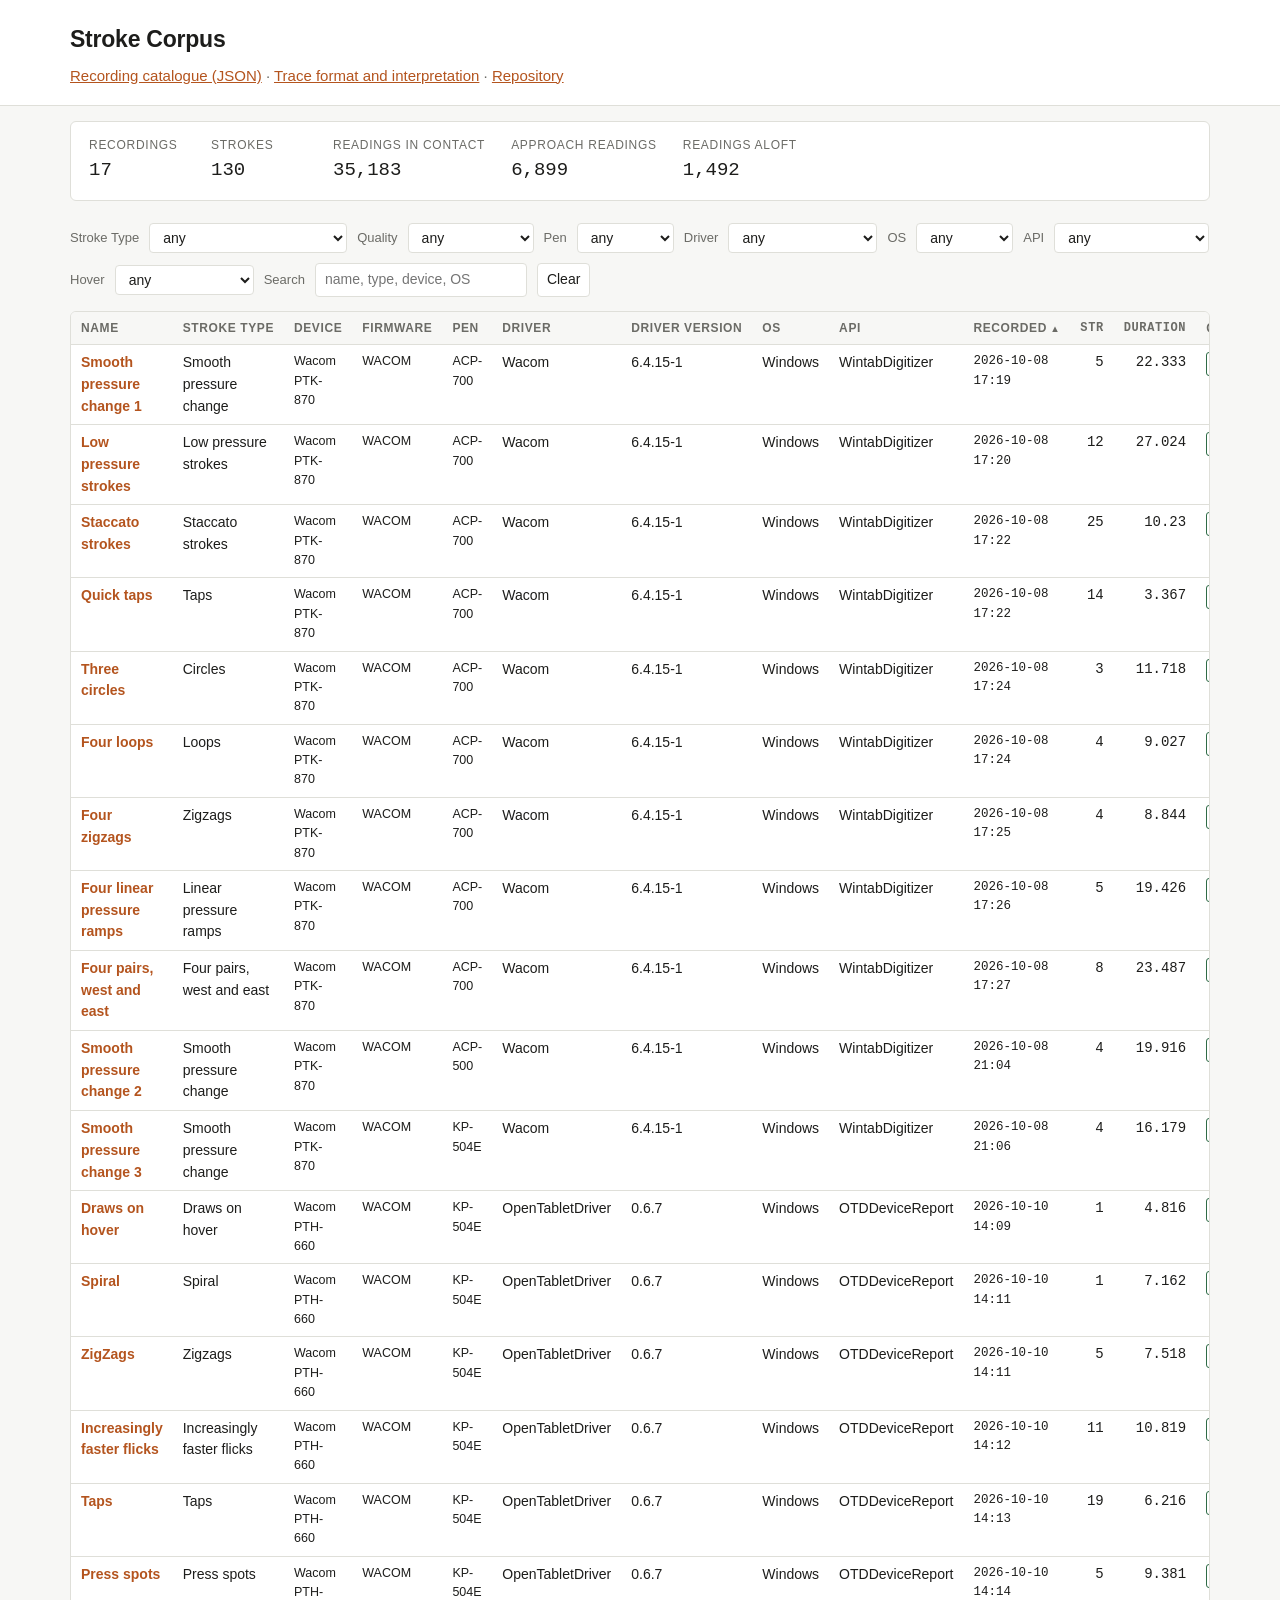
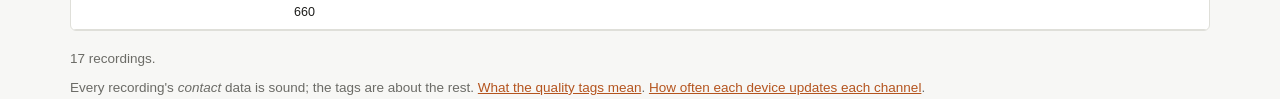
<file: stroke.html>
<!doctype html>
<html lang="en">
<head>
<meta charset="utf-8">
<link rel="describedby" href="llms.txt" type="text/plain">
<meta name="viewport" content="width=device-width, initial-scale=1, viewport-fit=cover">
<title>A stroke &mdash; Stroke Corpus</title>
<link rel="stylesheet" href="corpus.css?v=ecc2c150">
</head>
<body>

<header class="top">
  <div class="wrap wide">
    <p class="crumb">
      <a href="index.html">Stroke Corpus</a> &rsaquo;
      <a href="#" id="backToTake">recording</a> &rsaquo; stroke
    </p>
    <h1 id="name">&hellip;</h1>
  </div>
</header>

<main class="wrap wide">

  <noscript>
    <p class="note">
      The interactive catalogue and recording views require JavaScript.
      You can still access the data through the <a href="manifest.json">recording catalogue (JSON)</a>
      and read the <a href="FORMAT.md">trace format and interpretation</a>.
    </p>
  </noscript>

  <div class="analyser">

    <section class="panel stroke">
      <h2>Stroke <span class="sub" id="closelyNote"></span></h2>
      <canvas class="closely" id="closely"></canvas>

      <div class="transport zoombar">
        <button type="button" id="zoomOut" title="Zoom out (-)">&minus;</button>
        <button type="button" id="zoomIn" title="Zoom in (+)">+</button>
        <button type="button" id="zoomFit" title="Fit the whole stroke (0, or double-click)">Fit</button>
        <span class="at" id="zoomAt">&times;1</span>
        <label class="follow" title="Re-centre on the current reading each time it changes while zoomed in. Panning or zooming holds until then.">
          <input type="checkbox" id="follow" checked> Follow current reading
        </label>
      </div>

      <div class="transport">
        <button type="button" id="start" title="First reading">&#124;&lsaquo;</button>
        <button type="button" id="back" title="Back one reading">&lsaquo;</button>
        <button type="button" id="play">Play</button>
        <button type="button" id="next" title="On one reading">&rsaquo;</button>
        <button type="button" id="end" title="Last reading">&rsaquo;&#124;</button>
        <input type="range" id="scrub" min="0" value="0" step="1">
        <span class="at" id="at"></span>
      </div>

      <p class="note">
        Arrow keys step (up and down: shift for ten), space plays, Home and End jump.
        Scroll to zoom about the cursor, + and &minus; to zoom on the current reading, drag to pan,
        double-click to fit. Right-click a reading to make it the current one.
        Blue dots are readings made with the pen in the air before it touched down.
      </p>
    </section>

    <section class="panel across">
      <h2>Across the stroke</h2>
      <canvas class="channel" id="pressure"></canvas>
      <canvas class="channel" id="speed"></canvas>
      <canvas class="channel" id="lean"></canvas>
      <p class="note">
        On the pressure line, a filled dot is a reading that carried a new pressure and a hollow
        one repeated the reading before it; the first reading is the starting value. Where the
        readings are too close together to tell apart, a tick under the line marks each new
        value.
        <a href="devices.html">How often each device updates each channel</a>.
      </p>
    </section>

    <section class="panel reading">
      <h2>Current reading</h2>
      <dl class="facts" id="here"></dl>
    </section>

    <section class="panel every">
      <div class="inside">
        <h2>All readings</h2>
        <div class="rows scroll">
          <table>
            <thead>
              <tr>
                <th class="n">#</th>
                <th class="n">x</th>
                <th class="n">y</th>
                <th class="n">press</th>
                <th class="n">step</th>
                <th class="n" id="clockHead">ms</th>
              </tr>
            </thead>
            <tbody id="rows"></tbody>
          </table>
        </div>
      </div>
    </section>

  </div>

</main>

<footer class="wrap wide">
  <p><a href="index.html">Back to the corpus</a></p>
</footer>

<script type="module">
import {
  run,
  loadManifest, loadRecording, strokesOf, describe, gap, millimetresPerUnit, gapMm,
  drawClosely, drawChannel, drawAbsent, fmt,
} from "./corpus.js?v=f7807b7a";

await run(async () => {

  const q = new URLSearchParams(location.search);
  const file = q.get("recording") || "";
  const which = parseInt(q.get("stroke") || "0", 10) || 0;

  if (!file) location.replace("index.html");

  const manifest = await loadManifest();
  const entry = manifest.recordings.find((t) => t.file === file);
  const recording = await loadRecording(file);
  const strokes = strokesOf(recording);
  const stroke = strokes[which];

  if (!stroke) {
    document.getElementById("name").textContent = "No such stroke";
    throw new Error(
      `"${file}" has ${strokes.length} strokes, so there is no stroke ${which + 1} in it.`);
  }

  const full = entry?.device.fullScalePressure || 32767;
  // What a length or a speed is measured in. Desktop positions are pixels; a tablet recording's are the
  // device's own counts, before any mapping, and calling those pixels would be inventing a screen.
  const unit = entry?.coordinateSpace === "tablet" ? "counts" : "px";
  const r = stroke.readings;
  const about = describe(stroke);

  document.title = `${entry?.name ?? file} stroke ${which + 1} — Stroke Corpus`;
  document.getElementById("name").textContent = `${entry?.name ?? file} — stroke ${which + 1} of ${strokes.length}`;

  const back = document.getElementById("backToTake");
  back.href = `recording.html?recording=${encodeURIComponent(file)}`;
  back.textContent = entry?.name ?? "recording";

  // The table's time column names whichever clock the recording carries, because the two are
  // not the same thing: the pen's own stamp is a packet counter and the host's is a clock.
  document.getElementById("clockHead").textContent =
    entry?.columns.includes("arrived") ? "host ms" : "pen ms";

  document.getElementById("closelyNote").textContent =
    `— ${about.readings} readings over ${fmt(about.length)} ${unit}` +
    (about.approach ? `, and ${about.approach} in the air before it` : "");

  // The step into each reading, so the table and the speed channel say the same thing.
  const steps = r.map((p, i) => (i === 0 ? 0 : gap(r[i - 1], p)));

  // Speed in px per second, on whichever clock this recording carries. The pen's own stamp is a
  // packet counter, so where there is no host clock this is speed per counter-second and the
  // axis is labelled to say so.
  const clock = entry?.columns.includes("arrived") ? "arrived" : "at";
  const times = r.map((p) => (clock === "arrived" ? p.arrived : p.at));
  //
  // Averaged over a window rather than taken between neighbouring readings. Readings that came
  // off the driver in one batch share one host stamp, so between neighbours the time is either
  // zero (speed reads as zero) or a whole batch interval for a single step (speed reads as
  // several times too high), and the trace alternates between the two. The distance and the
  // time across a window both span whole batches, so the ratio is the speed.
  const WINDOW_US = 100_000;

  // path[i] is the distance travelled from the first reading to reading i, so the distance
  // across any window is a subtraction.
  const path = steps.reduce((sum, step, i) => (sum.push((sum[i - 1] ?? 0) + step), sum), []);

  // The same, in millimetres, when the recording says how big the tablet is: how far the pen has gone
  // since it touched, which is where a stroke's readings begin. The air before it is not counted.
  const scale = millimetresPerUnit(recording);
  const pathMm = scale
    ? r.reduce((sum, p, i) => (sum.push(i === 0 ? 0 : sum[i - 1] + gapMm(r[i - 1], p, scale)), sum), [])
    : null;

  // The speed at each reading from a running total of distance: pixels, or millimetres when there is one.
  const speedFrom = (total) => r.map((_, i) => {
    let lo = i;
    let hi = i;

    while (lo > 0 && times[i] - times[lo] < WINDOW_US / 2) lo--;
    while (hi < r.length - 1 && times[hi] - times[i] < WINDOW_US / 2) hi++;

    const dt = (times[hi] - times[lo]) / 1e6;

    return dt > 0 ? (total[hi] - total[lo]) / dt : 0;
  });

  const speeds = speedFrom(path);
  const speedsMm = pathMm ? speedFrom(pathMm) : null;

  let at = 0;
  let playing = null;

  const scrub = document.getElementById("scrub");
  scrub.max = String(r.length - 1);

  const closely = document.getElementById("closely");
  const rows = document.getElementById("rows");

  rows.innerHTML = r.map((p, i) => `
    <tr data-at="${i}">
      <td class="n">${i + 1}</td>
      <td class="n">${fmt(p.x)}</td>
      <td class="n">${fmt(p.y)}</td>
      <td class="n">${p.pressure}</td>
      <td class="n">${fmt(steps[i])}</td>
      <td class="n">${((times[i] - times[0]) / 1000).toFixed(1)}</td>
    </tr>
  `).join("");

  rows.addEventListener("click", (e) => {
    const row = e.target.closest("tr[data-at]");

    if (row) move(parseInt(row.dataset.at, 10));
  });

  // Where the stroke picture is looking. `zoom` is a multiple of the fit scale; `cx` and `cy`
  // are the stroke coordinates at the middle of the canvas, null while the whole stroke fits.
  const view = { zoom: 1, cx: null, cy: null };
  const MOST = 400;

  // What the last paint measured, which is what turns a cursor position into a stroke position.
  let geo = null;

  const zoomAt = document.getElementById("zoomAt");
  const follow = document.getElementById("follow");

  function setView(zoom, cx, cy) {
    view.zoom = Math.max(1, Math.min(MOST, zoom));

    if (view.zoom === 1) {
      view.cx = null;
      view.cy = null;
    } else {
      // Kept inside the stroke's own bounds, so it cannot be dragged out of sight.
      view.cx = Math.max(geo.box.left, Math.min(geo.box.right, cx));
      view.cy = Math.max(geo.box.top, Math.min(geo.box.bottom, cy));
    }

    paint();
  }

  // Changes the zoom while holding the stroke point under (mx, my) where it is, as a map does,
  // or the middle of the canvas where there is no cursor.
  function zoomTo(zoom, mx = geo?.width / 2, my = geo?.height / 2) {
    if (!geo) return;

    const now = geo.base * view.zoom;
    const next = geo.base * Math.max(1, Math.min(MOST, zoom));

    const x = geo.cx + (mx - geo.width / 2) / now;
    const y = geo.cy + (my - geo.height / 2) / now;

    setView(zoom, x - (mx - geo.width / 2) / next, y - (my - geo.height / 2) / next);
  }

  // The buttons and the + and - keys zoom on the current reading. With nothing to say where to
  // zoom they used to use the middle of the canvas, which on first load is the middle of the whole
  // stroke and so nowhere in particular: someone pressing + wants more of the reading they are on.
  //
  // While following, the reading becomes the centre, the same place following would put it on the
  // next step, so the first zoom and the ones after it agree. When not following, it stays where
  // it is on the canvas and the picture grows around it. The wheel is separate: it zooms about the
  // cursor, which is the point somebody has chosen.
  function zoomOnReading(zoom) {
    if (!geo) return;

    const here = r[at];

    if (follow.checked) {
      setView(zoom, here.x, here.y);

      return;
    }

    const now = geo.base * view.zoom;

    zoomTo(zoom,
      geo.width / 2 + (here.x - geo.cx) * now,
      geo.height / 2 + (here.y - geo.cy) * now);
  }

  // `recentre` is true only when the playhead has moved (or following was just switched on).
  // Panning and zooming repaint without it, so looking somewhere else holds until the next
  // reading, and then the view comes back to it. Re-centring on every paint made the picture
  // impossible to drag while following, and made a wheel zoom ignore the cursor.
  function paint(recentre = false) {
    if (recentre && follow.checked && view.zoom > 1 && geo) {
      view.cx = r[at].x;
      view.cy = r[at].y;
    }

    geo = drawClosely(closely, stroke, at, { fullScale: full, view });

    zoomAt.textContent = `×${view.zoom < 10 ? view.zoom.toFixed(1) : Math.round(view.zoom)}`;
    closely.classList.toggle("zoomed", view.zoom > 1);

    // A recording with no pressure column would draw as a flat line of zeros, and the repeat marks
    // would then claim every reading repeated the one before. Say it was not measured instead.
    if (recording.columns.includes("pressure")) {
      drawChannel(document.getElementById("pressure"), stroke, (p) => p.pressure, at,
        { label: "pressure", from: 0, to: full, repeats: true });
    } else {
      drawAbsent(document.getElementById("pressure"), "pressure");
    }

    drawChannel(document.getElementById("speed"), stroke, (_, i) => speeds[i] ?? 0, at,
      { label: (clock === "arrived" ? `speed ${unit}/s` : `speed ${unit} per counter-second`)
        + `, ${WINDOW_US / 1000} ms average` });

    drawChannel(document.getElementById("lean"), stroke, (p) => p.lean, at,
      { label: "lean deg", minSpan: 10 });
  }

  function move(to) {
    at = Math.max(0, Math.min(to, r.length - 1));
    scrub.value = String(at);

    const p = r[at];

    document.getElementById("at").textContent = `${at + 1} / ${r.length}`;

    document.getElementById("here").innerHTML = [
      ["reading", `${at + 1} of ${r.length}`],
      ["x", fmt(p.x)],
      ["y", fmt(p.y)],
      ["pressure", `${p.pressure} of ${full}`],
      ["pressure %", `${(p.pressure / full * 100).toFixed(2)}%`],
      ["step into it", `${fmt(steps[at])} ${unit}`],
      ["distance so far", pathMm
        ? `${fmt(pathMm[at])} mm of ${fmt(pathMm[r.length - 1])} mm`
        : "not known &mdash; this recording does not say how big the tablet is"],
      ["avg speed", `${fmt(speeds[at])} ${unit}/s`],
      ["avg speed, physical", speedsMm
        ? `${fmt(speedsMm[at])} ${clock === "arrived" ? "mm/s" : "mm per counter-second"}`
        : "not known &mdash; this recording does not say how big the tablet is"],
      ["lean", `${fmt(p.lean)}°`],
      ["azimuth", `${fmt(p.azimuth)}°`],
      ["twist", `${fmt(p.twist)}°`],
      ["height", entry?.columns.includes("height") ? fmt(p.height) : "not in this recording"],
      ["status", entry?.columns.includes("status") ? p.status : "not in this recording"],
      ["pen clock", `${((p.at - r[0].at) / 1000).toFixed(1)} ms in`],
      ["host clock", entry?.columns.includes("arrived")
        ? `${((p.arrived - r[0].arrived) / 1000).toFixed(1)} ms in`
        : "not in this recording"],
    ].map(([k, v]) => `<dt>${k}</dt><dd>${v}</dd>`).join("");

    for (const row of rows.querySelectorAll("tr")) row.classList.remove("picked");

    const row = rows.querySelector(`tr[data-at="${at}"]`);

    if (row) {
      row.classList.add("picked");

      // Scrolls the list and nothing else. scrollIntoView walks every scrollable ancestor,
      // the page included, so stepping through a stroke dragged the whole page down to the
      // table's row.
      const list = rows.closest(".rows");
      const top = row.offsetTop;
      const head = list.querySelector("thead").offsetHeight;

      if (top < list.scrollTop + head) list.scrollTop = top - head;
      else if (top + row.offsetHeight > list.scrollTop + list.clientHeight) {
        list.scrollTop = top + row.offsetHeight - list.clientHeight;
      }
    }

    paint(true);
  }

  function play() {
    if (playing) {
      clearInterval(playing);
      playing = null;
      document.getElementById("play").textContent = "Play";

      return;
    }

    if (at >= r.length - 1) move(0);

    document.getElementById("play").textContent = "Pause";

    // A fifth of the rate the pen reports at, because the point is to watch what happened
    // rather than to relive it: at 162 readings a second a stroke is over before it reads.
    playing = setInterval(() => {
      if (at >= r.length - 1) return play();

      move(at + 1);
    }, 120);
  }

  document.getElementById("start").addEventListener("click", () => move(0));
  document.getElementById("back").addEventListener("click", () => move(at - 1));
  document.getElementById("next").addEventListener("click", () => move(at + 1));
  document.getElementById("end").addEventListener("click", () => move(r.length - 1));
  document.getElementById("play").addEventListener("click", play);
  scrub.addEventListener("input", () => move(parseInt(scrub.value, 10)));

  document.getElementById("zoomIn").addEventListener("click", () => zoomOnReading(view.zoom * 1.6));
  document.getElementById("zoomOut").addEventListener("click", () => zoomOnReading(view.zoom / 1.6));
  document.getElementById("zoomFit").addEventListener("click", () => setView(1));
  follow.addEventListener("change", () => paint(true));

  // Scrolling over the picture zooms it, about the cursor. Registered by hand because a wheel
  // listener added the usual way is passive, and a passive one cannot stop the page scrolling.
  closely.addEventListener("wheel", (e) => {
    e.preventDefault();

    const box = closely.getBoundingClientRect();
    const lines = e.deltaMode === 1 ? 16 : 1;

    zoomTo(view.zoom * Math.exp(-e.deltaY * lines * 0.0015), e.clientX - box.left, e.clientY - box.top);
  }, { passive: false });

  closely.addEventListener("dblclick", () => setView(1));

  // Right-clicking near a reading offers to make it the current one. Only when a reading is close
  // enough to have been meant: anywhere else the browser's own menu appears as it always did.
  const REACH = 16;   // how near, in screen pixels, a right-click has to be

  const menu = document.createElement("div");
  const item = document.createElement("button");
  let offered = -1;

  menu.className = "ctxmenu";
  menu.setAttribute("role", "menu");
  menu.hidden = true;
  item.type = "button";
  item.setAttribute("role", "menuitem");
  menu.appendChild(item);
  document.body.appendChild(menu);

  function closeMenu() {
    menu.hidden = true;
    offered = -1;
  }

  // The reading nearest (mx, my) on the canvas, or -1 when none is within reach. Positions are
  // worked out the way the picture places them, from what the last paint measured.
  function nearest(mx, my) {
    if (!geo) return -1;

    const scale = geo.base * view.zoom;
    let best = -1;
    let within = REACH * REACH;

    r.forEach((p, i) => {
      const dx = geo.width / 2 + (p.x - geo.cx) * scale - mx;
      const dy = geo.height / 2 + (p.y - geo.cy) * scale - my;
      const d = dx * dx + dy * dy;

      if (d <= within) {
        best = i;
        within = d;
      }
    });

    return best;
  }

  closely.addEventListener("contextmenu", (e) => {
    const box = closely.getBoundingClientRect();
    const i = nearest(e.clientX - box.left, e.clientY - box.top);

    if (i < 0) {
      closeMenu();

      return;
    }

    e.preventDefault();

    offered = i;
    item.disabled = i === at;
    item.textContent = i === at
      ? `Reading ${i + 1} is the current reading`
      : `Set reading ${i + 1} as the current reading`;

    menu.hidden = false;
    menu.style.left = `${Math.max(8, Math.min(e.clientX, innerWidth - menu.offsetWidth - 8))}px`;
    menu.style.top = `${Math.max(8, Math.min(e.clientY, innerHeight - menu.offsetHeight - 8))}px`;

    if (!item.disabled) item.focus();
  });

  item.addEventListener("click", () => {
    const chosen = offered;

    closeMenu();

    if (chosen >= 0) move(chosen);
  });

  // Keys pressed in the menu are the menu's. Without this Space would play the stroke and the arrow
  // keys would step it, instead of choosing the item the menu is offering.
  menu.addEventListener("keydown", (e) => {
    e.stopPropagation();

    if (e.key === "Escape") closeMenu();
  });

  addEventListener("pointerdown", (e) => { if (!menu.hidden && !menu.contains(e.target)) closeMenu(); }, true);
  addEventListener("scroll", closeMenu, true);
  addEventListener("resize", closeMenu);
  addEventListener("blur", closeMenu);

  let dragging = null;

  closely.addEventListener("pointerdown", (e) => {
    if (view.zoom === 1 || e.button !== 0) return;

    dragging = { x: e.clientX, y: e.clientY };
    closely.setPointerCapture(e.pointerId);
    closely.classList.add("dragging");
  });

  closely.addEventListener("pointermove", (e) => {
    if (!dragging || !geo) return;

    const scale = geo.base * view.zoom;

    setView(view.zoom, geo.cx - (e.clientX - dragging.x) / scale, geo.cy - (e.clientY - dragging.y) / scale);

    dragging = { x: e.clientX, y: e.clientY };
  });

  const drop = () => {
    dragging = null;
    closely.classList.remove("dragging");
  };

  closely.addEventListener("pointerup", drop);
  closely.addEventListener("pointercancel", drop);

  addEventListener("keydown", (e) => {
    if (e.target.matches("input, select, textarea")) return;

    const keys = {
      ArrowRight: () => move(at + 1),
      ArrowLeft: () => move(at - 1),
      // Up is the previous reading and down the next, as in a list; shift takes ten at a time.
      ArrowUp: () => move(at - (e.shiftKey ? 10 : 1)),
      ArrowDown: () => move(at + (e.shiftKey ? 10 : 1)),
      Home: () => move(0),
      End: () => move(r.length - 1),
      " ": play,
      "+": () => zoomOnReading(view.zoom * 1.6),
      "=": () => zoomOnReading(view.zoom * 1.6),
      "-": () => zoomOnReading(view.zoom / 1.6),
      "0": () => setView(1),
    };

    if (keys[e.key]) {
      e.preventDefault();
      keys[e.key]();
    }
  });

  addEventListener("resize", () => paint());

  move(0);
});
</script>

</body>
</html>
</file>
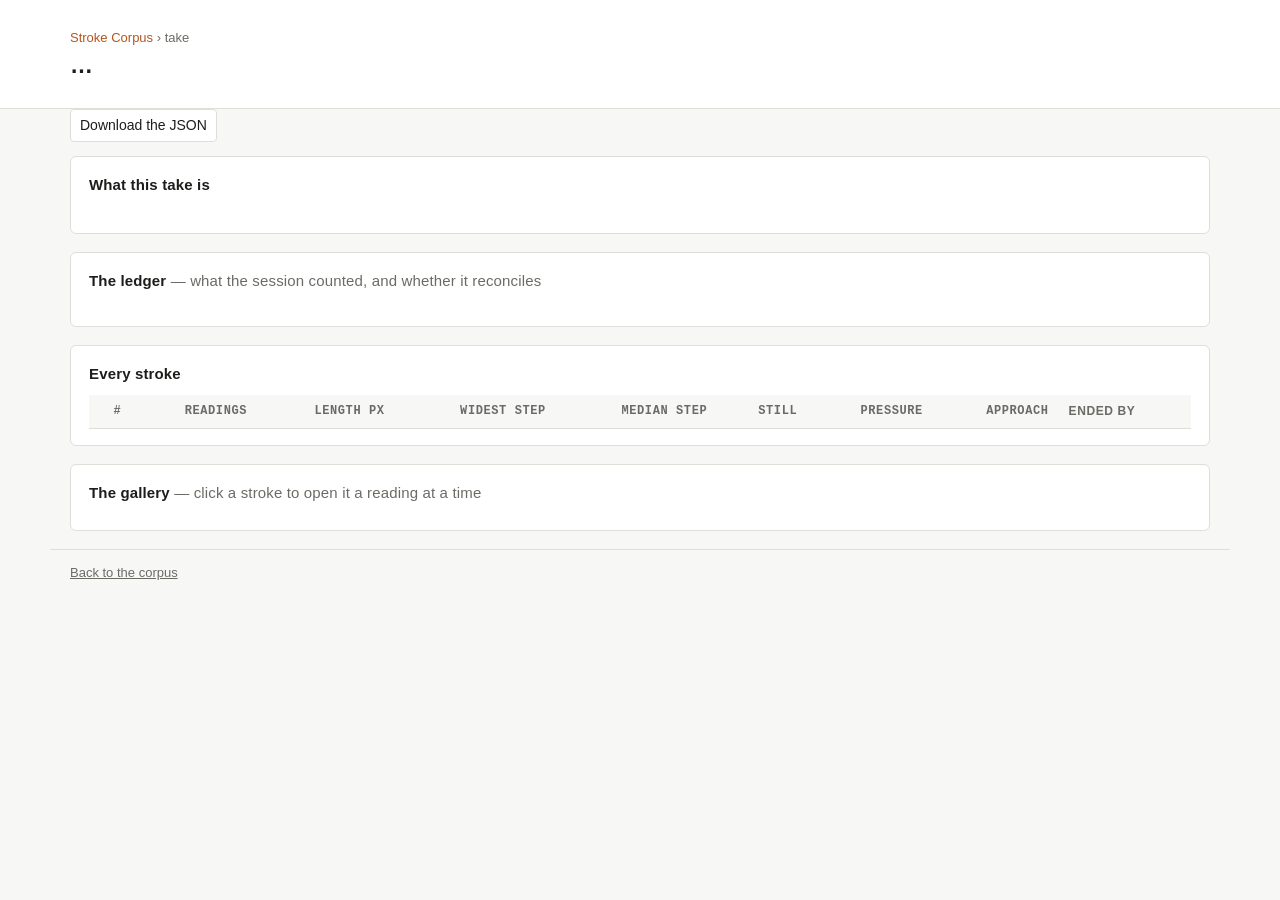
<file: take.html>
<!doctype html>
<html lang="en">
<head>
<meta charset="utf-8">
<meta name="viewport" content="width=device-width, initial-scale=1, viewport-fit=cover">
<title>A take &mdash; Stroke Corpus</title>
<link rel="stylesheet" href="corpus.css">
</head>
<body>

<header class="top">
  <div class="wrap">
    <p class="crumb"><a href="index.html">Stroke Corpus</a> &rsaquo; take</p>
    <h1 id="name">&hellip;</h1>
    <p id="blurb"></p>
  </div>
</header>

<main class="wrap">

  <div class="controls">
    <button type="button" id="download">Download the JSON</button>
    <span class="note" id="size" style="margin:0"></span>
  </div>

  <section class="panel">
    <h2>What this take is</h2>
    <dl class="facts" id="facts"></dl>
    <ul class="warnings" id="warnings"></ul>
  </section>

  <section class="panel">
    <h2>The ledger <span class="sub">&mdash; what the session counted, and whether it reconciles</span></h2>
    <div class="scroll"><table id="ledger"></table></div>
    <p class="note" id="ledgerNote"></p>
  </section>

  <section class="panel">
    <h2>Every stroke <span class="sub" id="strokeCount"></span></h2>
    <div class="scroll">
      <table>
        <thead>
          <tr>
            <th class="n">#</th>
            <th class="n">Readings</th>
            <th class="n">Length px</th>
            <th class="n">Widest step</th>
            <th class="n">Median step</th>
            <th class="n">Still</th>
            <th class="n">Pressure</th>
            <th class="n">Approach</th>
            <th>Ended by</th>
          </tr>
        </thead>
        <tbody id="strokes"></tbody>
      </table>
    </div>
  </section>

  <section class="panel">
    <h2>The gallery <span class="sub">&mdash; click a stroke to open it a reading at a time</span></h2>
    <div class="gallery" id="gallery"></div>
  </section>

</main>

<footer class="wrap">
  <p><a href="index.html">Back to the corpus</a></p>
</footer>

<script type="module">
import { loadManifest, loadTake, strokesOf, describe, gap, drawInk, offer, fmt } from "./corpus.js";

const q = new URLSearchParams(location.search);
const file = q.get("take") || "";

if (!file) location.replace("index.html");

const manifest = await loadManifest();
const entry = manifest.takes.find((t) => t.file === file);

if (!entry) {
  document.getElementById("name").textContent = "No such take";
  throw new Error(file);
}

const take = await loadTake(file);
const strokes = strokesOf(take);
const full = entry.device.fullScalePressure || 32767;

document.title = `${entry.name} — Stroke Corpus`;
document.getElementById("name").textContent = entry.name;

document.getElementById("blurb").innerHTML =
  `<span class="tag ${entry.quality}">${entry.quality}</span> &nbsp; ${entry.qualityMeans}`;

document.getElementById("size").textContent =
  `${entry.file} — ${(entry.bytes / 1024).toFixed(0)} KB`;

document.getElementById("download").addEventListener("click", () =>
  offer(entry.file, JSON.stringify(take, null, 2)));

const facts = [
  ["recorded", entry.recordedAt.replace("T", " ").slice(0, 19)],
  ["tablet", entry.device.tablet],
  ["driver", entry.device.driver],
  ["backend", entry.device.api],
  ["full-scale pressure", entry.device.fullScalePressure],
  ["format version", `${entry.formatVersion} — added ${entry.formatAdded}`],
  ["gesture", entry.gesture || "—"],
  ["columns", entry.columns.join(", ")],
  ["ended by", entry.endedBy || "—"],
  ["seconds, host clock", entry.seconds.host ?? "— (this format carries no host clock)"],
  ["seconds, pen clock", entry.seconds.pen ?? "—"],
];

document.getElementById("facts").innerHTML = facts
  .map(([k, v]) => `<dt>${k}</dt><dd>${v}</dd>`).join("");

document.getElementById("warnings").innerHTML = entry.reRecord
  .map((why) => `<li>Wants re-recording: it ${why}.</li>`).join("");

// ---- the ledger --------------------------------------------------------

const counters = entry.counters;

document.getElementById("ledger").innerHTML = counters
  ? `<tbody>
      <tr><td>packets the driver handed over</td><td class="n">${counters.fromTheDriver.toLocaleString()}</td></tr>
      <tr><td>points delivered to the recorder</td><td class="n">${counters.delivered.toLocaleString()}</td></tr>
      <tr><td>dropped for being outside the capture region</td><td class="n">${counters.outsideTheRegion.toLocaleString()}</td></tr>
      <tr><td>readings written to this file</td><td class="n">${(entry.counts.contact + entry.counts.approach + entry.counts.aloft).toLocaleString()}</td></tr>
     </tbody>`
  : `<tbody><tr><td>This take's format does not record what the session counted.</td></tr></tbody>`;

document.getElementById("ledgerNote").textContent = counters
  ? (counters.agrees
      ? "The counters reconcile: every packet the driver handed over was delivered, and none was lost between the driver and this file."
      : "The counters do NOT reconcile. More readings were delivered than the driver reported handing over, which is the one take in this corpus where that is true.")
  : "";

// ---- every stroke ------------------------------------------------------

const median = (xs) => {
  if (!xs.length) return 0;
  const sorted = [...xs].sort((a, b) => a - b);
  return sorted[Math.floor(sorted.length / 2)];
};

document.getElementById("strokeCount").textContent = `— ${strokes.length}`;

document.getElementById("strokes").innerHTML = strokes.map((stroke, i) => {
  const about = describe(stroke);
  const steps = [];

  for (let k = 1; k < stroke.readings.length; k++) {
    steps.push(gap(stroke.readings[k - 1], stroke.readings[k]));
  }

  const still = steps.filter((s) => s === 0).length;

  return `<tr>
    <td class="n"><a href="stroke.html?take=${encodeURIComponent(file)}&stroke=${i}">${i + 1}</a></td>
    <td class="n">${about.readings}</td>
    <td class="n">${fmt(about.length)}</td>
    <td class="n">${fmt(about.widest)}</td>
    <td class="n">${fmt(median(steps))}</td>
    <td class="n">${still || "—"}</td>
    <td class="n">${about.lowest}–${about.highest}</td>
    <td class="n">${about.approach || "—"}</td>
    <td style="font-size:12.5px;color:var(--quiet)">${stroke.endedBy || "—"}</td>
  </tr>`;
}).join("");

// ---- the gallery -------------------------------------------------------

const gallery = document.getElementById("gallery");

gallery.innerHTML = strokes.map((stroke, i) => `
  <a href="stroke.html?take=${encodeURIComponent(file)}&stroke=${i}">
    <canvas data-stroke="${i}" width="140" height="100"></canvas>
    <div class="cap">${i + 1} &middot; ${stroke.readings.length} readings</div>
  </a>
`).join("");

// Drawn after layout, so each canvas knows the width it was given.
requestAnimationFrame(() => {
  for (const canvas of gallery.querySelectorAll("canvas")) {
    const i = parseInt(canvas.dataset.stroke, 10);

    drawInk(canvas, strokes[i], { width: canvas.clientWidth || 140, height: 100, fullScale: full });
  }
});

addEventListener("resize", () => {
  for (const canvas of gallery.querySelectorAll("canvas")) {
    const i = parseInt(canvas.dataset.stroke, 10);

    drawInk(canvas, strokes[i], { width: canvas.clientWidth || 140, height: 100, fullScale: full });
  }
});
</script>

</body>
</html>
</file>
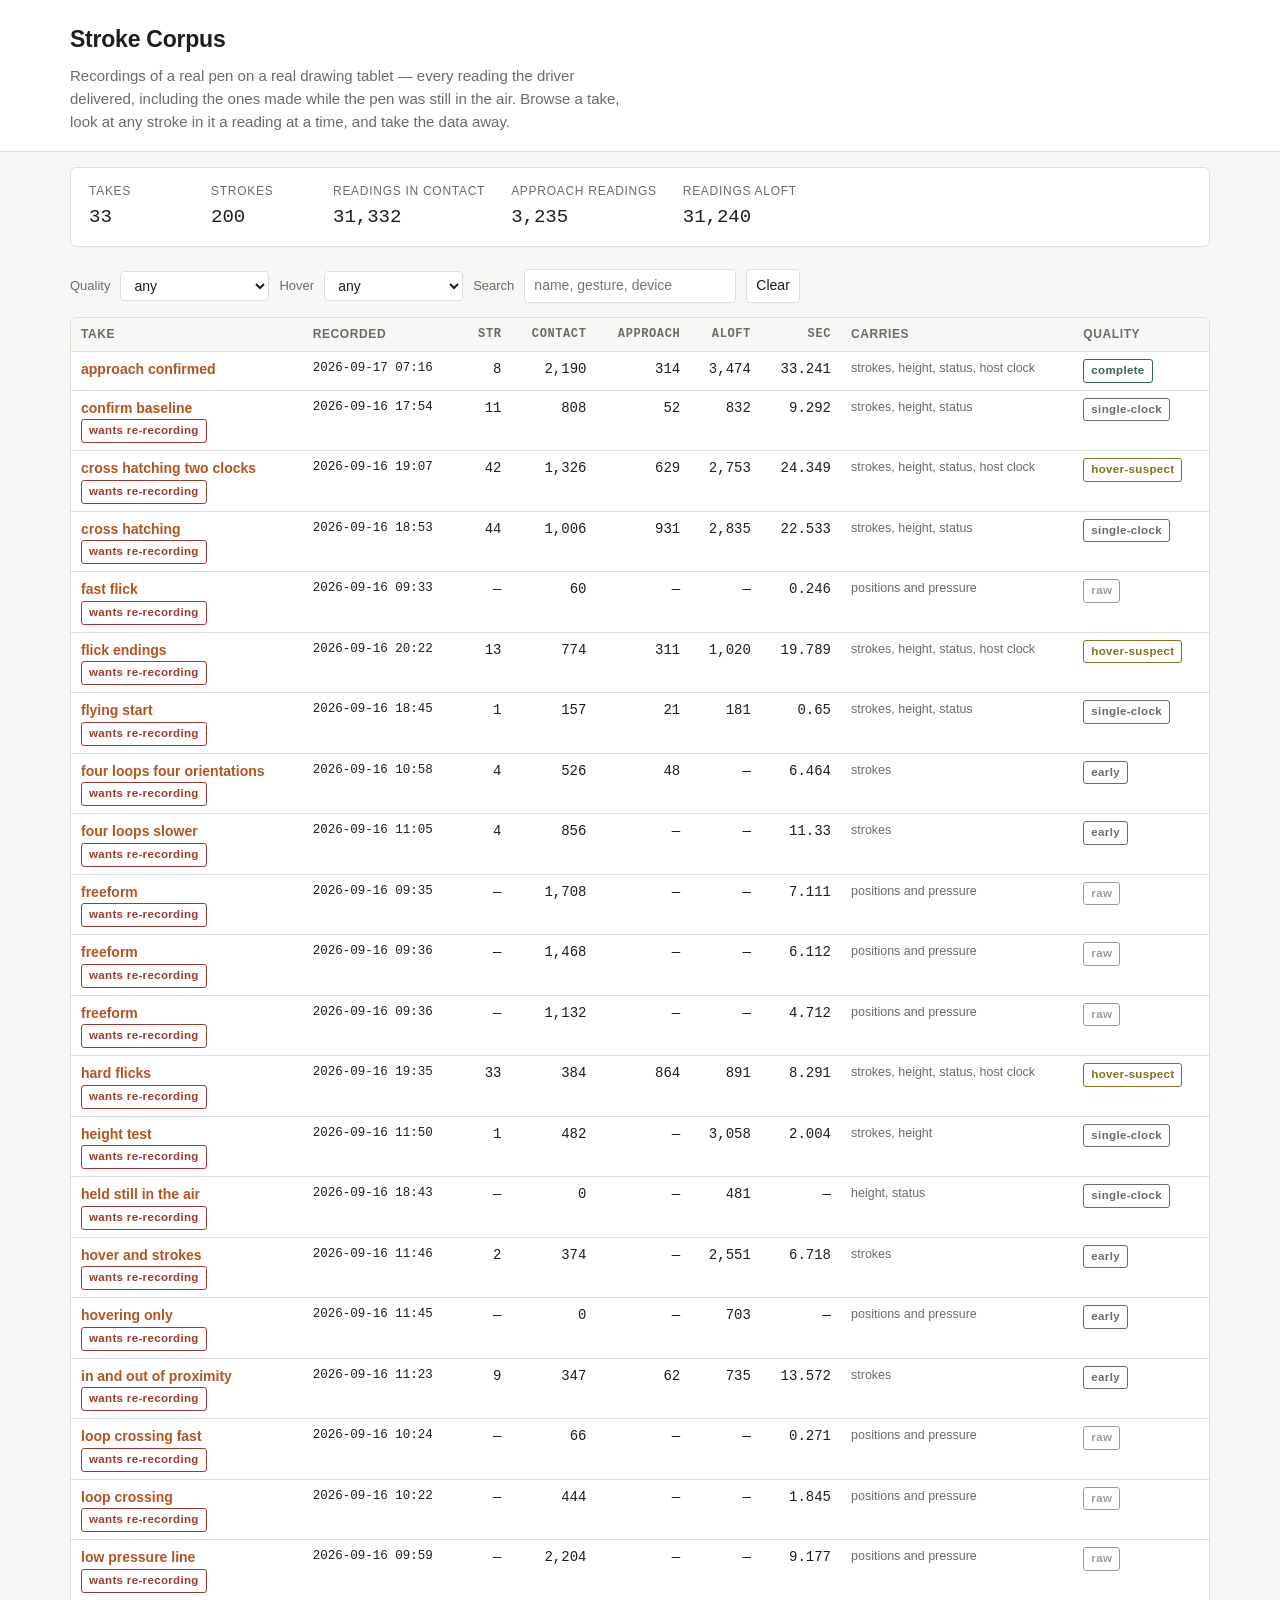
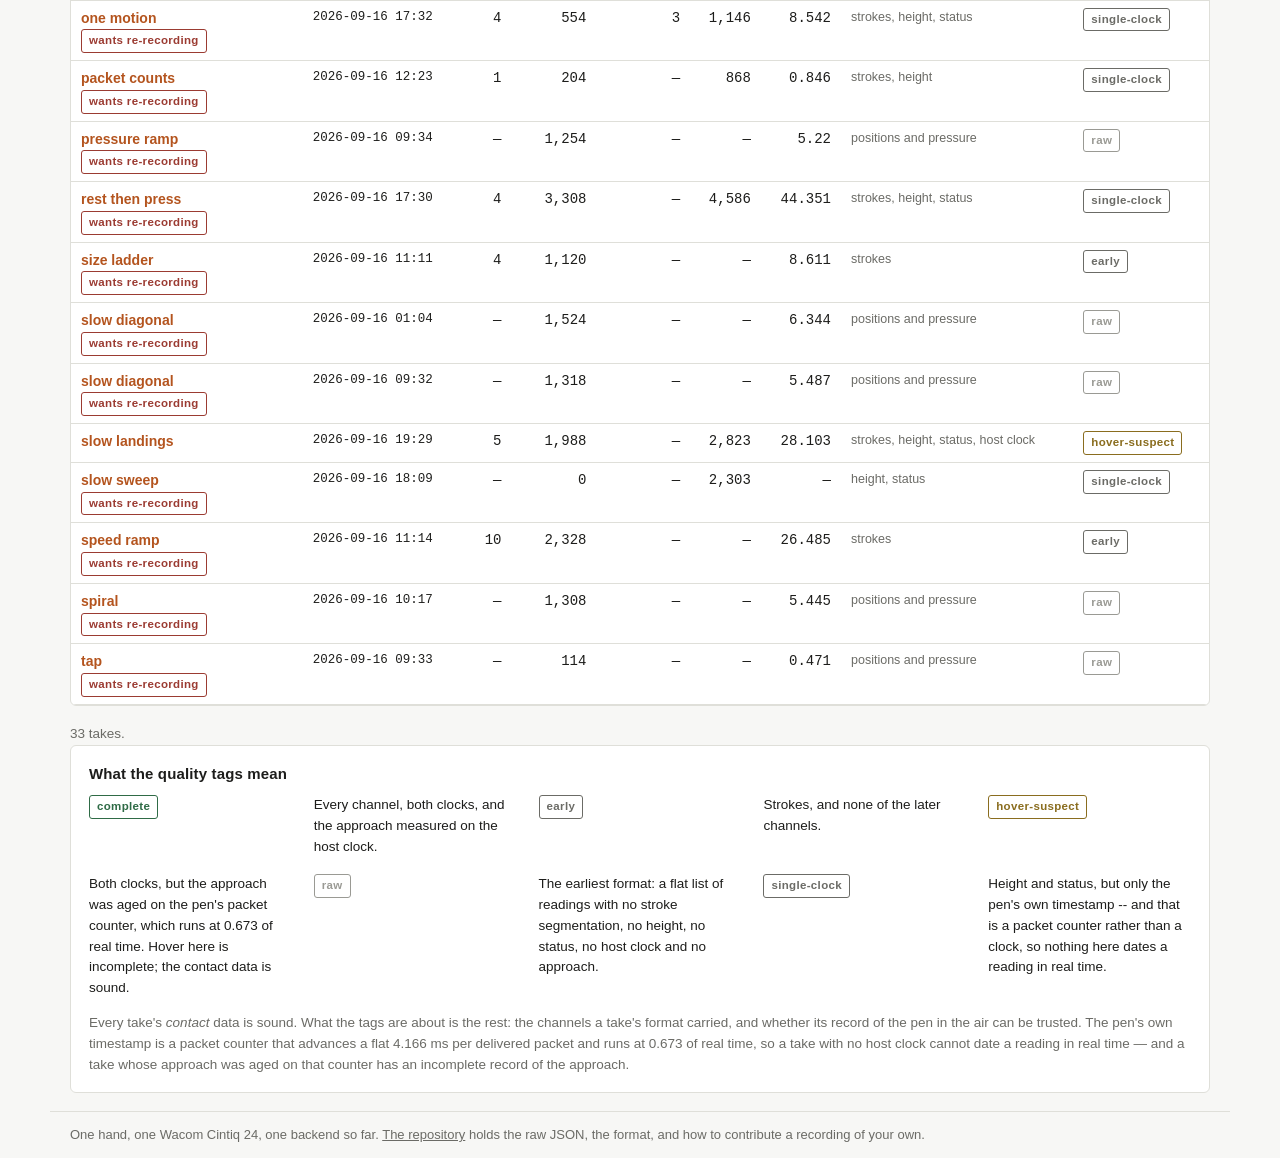
<file: docs/stroke.html>
<!doctype html>
<html lang="en">
<head>
<meta charset="utf-8">
<meta name="viewport" content="width=device-width, initial-scale=1, viewport-fit=cover">
<title>A stroke &mdash; Stroke Corpus</title>
<link rel="stylesheet" href="corpus.css">
</head>
<body>

<header class="top">
  <div class="wrap">
    <p class="crumb">
      <a href="index.html">Stroke Corpus</a> &rsaquo;
      <a href="#" id="backToTake">take</a> &rsaquo; stroke
    </p>
    <h1 id="name">&hellip;</h1>
    <p>
      The readings, not the ink. Each dot is one thing the tablet reported, sized by its
      pressure; the thread joins them in order; hollow dots are the approach, made while the
      pen was still in the air. Everything on this page sits on one playhead.
    </p>
  </div>
</header>

<main class="wrap">

  <div class="analyser">

    <div>
      <section class="panel">
        <h2>Closely <span class="sub" id="closelyNote"></span></h2>
        <canvas class="closely" id="closely"></canvas>

        <div class="transport">
          <button type="button" id="start" title="First reading">&#124;&lsaquo;</button>
          <button type="button" id="back" title="Back one reading">&lsaquo;</button>
          <button type="button" id="play">Play</button>
          <button type="button" id="next" title="On one reading">&rsaquo;</button>
          <button type="button" id="end" title="Last reading">&rsaquo;&#124;</button>
          <input type="range" id="scrub" min="0" value="0" step="1">
          <span class="at" id="at"></span>
        </div>

        <p class="note">Arrow keys step, space plays, Home and End jump.</p>
      </section>

      <section class="panel">
        <h2>Across the stroke</h2>
        <canvas class="channel" id="pressure"></canvas>
        <canvas class="channel" id="speed"></canvas>
        <canvas class="channel" id="lean"></canvas>
      </section>
    </div>

    <div>
      <section class="panel">
        <h2>This reading</h2>
        <dl class="facts" id="here"></dl>
      </section>

      <section class="panel" style="padding-bottom: 6px;">
        <h2>Every reading</h2>
        <div class="rows scroll">
          <table>
            <thead>
              <tr>
                <th class="n">#</th>
                <th class="n">x</th>
                <th class="n">y</th>
                <th class="n">press</th>
                <th class="n">step</th>
                <th class="n" id="clockHead">ms</th>
              </tr>
            </thead>
            <tbody id="rows"></tbody>
          </table>
        </div>
      </section>
    </div>

  </div>

</main>

<footer class="wrap">
  <p><a href="index.html">Back to the corpus</a></p>
</footer>

<script type="module">
import {
  loadManifest, loadTake, strokesOf, describe, gap,
  drawClosely, drawChannel, fmt,
} from "./corpus.js";

const q = new URLSearchParams(location.search);
const file = q.get("take") || "";
const which = parseInt(q.get("stroke") || "0", 10) || 0;

if (!file) location.replace("index.html");

const manifest = await loadManifest();
const entry = manifest.takes.find((t) => t.file === file);
const take = await loadTake(file);
const strokes = strokesOf(take);
const stroke = strokes[which];

if (!stroke) {
  document.getElementById("name").textContent = "No such stroke";
  throw new Error(`${file} #${which}`);
}

const full = entry?.device.fullScalePressure || 32767;
const r = stroke.readings;
const about = describe(stroke);

document.title = `${entry?.name ?? file} stroke ${which + 1} — Stroke Corpus`;
document.getElementById("name").textContent = `${entry?.name ?? file} — stroke ${which + 1} of ${strokes.length}`;

const back = document.getElementById("backToTake");
back.href = `take.html?take=${encodeURIComponent(file)}`;
back.textContent = entry?.name ?? "take";

// The table's time column names whichever clock the take carries, because the two are
// not the same thing: the pen's own stamp is a packet counter and the host's is a clock.
document.getElementById("clockHead").textContent =
  entry?.columns.includes("arrived") ? "host ms" : "pen ms";

document.getElementById("closelyNote").textContent =
  `— ${about.readings} readings over ${fmt(about.length)} px` +
  (about.approach ? `, and ${about.approach} in the air before it` : "");

// The step into each reading, so the table and the speed channel say the same thing.
const steps = r.map((p, i) => (i === 0 ? 0 : gap(r[i - 1], p)));

// Speed in px per second, on whichever clock this take carries. The pen's own stamp is a
// packet counter, so where there is no host clock this is speed per counter-second and the
// axis is labelled to say so.
const clock = entry?.columns.includes("arrived") ? "arrived" : "at";
const times = r.map((p) => (clock === "arrived" ? p.arrived : p.at));
const speeds = r.map((p, i) => {
  if (i === 0) return 0;

  const dt = (times[i] - times[i - 1]) / 1e6;

  return dt > 0 ? steps[i] / dt : 0;
});

let at = 0;
let playing = null;

const scrub = document.getElementById("scrub");
scrub.max = String(r.length - 1);

const closely = document.getElementById("closely");
const rows = document.getElementById("rows");

rows.innerHTML = r.map((p, i) => `
  <tr data-at="${i}">
    <td class="n">${i + 1}</td>
    <td class="n">${fmt(p.x)}</td>
    <td class="n">${fmt(p.y)}</td>
    <td class="n">${p.pressure}</td>
    <td class="n">${fmt(steps[i])}</td>
    <td class="n">${((times[i] - times[0]) / 1000).toFixed(1)}</td>
  </tr>
`).join("");

rows.addEventListener("click", (e) => {
  const row = e.target.closest("tr[data-at]");

  if (row) move(parseInt(row.dataset.at, 10));
});

function paint() {
  drawClosely(closely, stroke, at, { fullScale: full });

  drawChannel(document.getElementById("pressure"), stroke, (p) => p.pressure, at,
    { label: "pressure", from: 0, to: full });

  drawChannel(document.getElementById("speed"), stroke, (_, i) => speeds[i] ?? 0, at,
    { label: clock === "arrived" ? "speed px/s" : "speed px per counter-second" });

  drawChannel(document.getElementById("lean"), stroke, (p) => p.lean, at, { label: "lean deg" });
}

function move(to) {
  at = Math.max(0, Math.min(to, r.length - 1));
  scrub.value = String(at);

  const p = r[at];

  document.getElementById("at").textContent = `${at + 1} / ${r.length}`;

  document.getElementById("here").innerHTML = [
    ["x", fmt(p.x)],
    ["y", fmt(p.y)],
    ["pressure", `${p.pressure} of ${full}`],
    ["step into it", `${fmt(steps[at])} px`],
    ["speed", `${fmt(speeds[at])} px/s`],
    ["lean", `${fmt(p.lean)}°`],
    ["azimuth", `${fmt(p.azimuth)}°`],
    ["twist", `${fmt(p.twist)}°`],
    ["height", entry?.columns.includes("height") ? fmt(p.height) : "not in this format"],
    ["status", entry?.columns.includes("status") ? p.status : "not in this format"],
    ["pen clock", `${((p.at - r[0].at) / 1000).toFixed(1)} ms in`],
    ["host clock", entry?.columns.includes("arrived")
      ? `${((p.arrived - r[0].arrived) / 1000).toFixed(1)} ms in`
      : "not in this format"],
  ].map(([k, v]) => `<dt>${k}</dt><dd>${v}</dd>`).join("");

  for (const row of rows.querySelectorAll("tr")) row.classList.remove("picked");

  const row = rows.querySelector(`tr[data-at="${at}"]`);

  if (row) {
    row.classList.add("picked");
    row.scrollIntoView({ block: "nearest" });
  }

  paint();
}

function play() {
  if (playing) {
    clearInterval(playing);
    playing = null;
    document.getElementById("play").textContent = "Play";

    return;
  }

  if (at >= r.length - 1) move(0);

  document.getElementById("play").textContent = "Pause";

  // A fifth of the rate the pen reports at, because the point is to watch what happened
  // rather than to relive it: at 162 readings a second a stroke is over before it reads.
  playing = setInterval(() => {
    if (at >= r.length - 1) return play();

    move(at + 1);
  }, 120);
}

document.getElementById("start").addEventListener("click", () => move(0));
document.getElementById("back").addEventListener("click", () => move(at - 1));
document.getElementById("next").addEventListener("click", () => move(at + 1));
document.getElementById("end").addEventListener("click", () => move(r.length - 1));
document.getElementById("play").addEventListener("click", play);
scrub.addEventListener("input", () => move(parseInt(scrub.value, 10)));

addEventListener("keydown", (e) => {
  if (e.target.matches("input, select, textarea")) return;

  const keys = {
    ArrowRight: () => move(at + 1),
    ArrowLeft: () => move(at - 1),
    ArrowUp: () => move(at + 10),
    ArrowDown: () => move(at - 10),
    Home: () => move(0),
    End: () => move(r.length - 1),
    " ": play,
  };

  if (keys[e.key]) {
    e.preventDefault();
    keys[e.key]();
  }
});

addEventListener("resize", paint);

move(0);
</script>

</body>
</html>
</file>
<file: corpus.css>
/*
  The corpus is instrument data, so the page is built like an instrument's readout rather
  than like a brochure: one neutral ground, one ink, and one accent that means "this is the
  thing you selected" and is never spent on decoration.

  The accent is the recorder's own highlight, so a stroke picked out here is the colour it
  is picked out in the application that recorded it.
*/
:root {
  --paper: #f7f7f5;
  --card: #ffffff;
  --ink: #1d1d1b;
  --quiet: #6b6b66;
  --faint: #9a9a94;
  --rule: #dfdfd9;
  --accent: #b4541e;
  --accent-soft: #f4e6dd;
  --good: #2f6b46;
  --warn: #8a6d1f;
  --bad: #9b3b32;
  --hover: #1b66d6;

  --mono: "Cascadia Mono", "SF Mono", Consolas, "Liberation Mono", monospace;
  --text: -apple-system, BlinkMacSystemFont, "Segoe UI", Roboto, Helvetica, Arial, sans-serif;
}

@media (prefers-color-scheme: dark) {
  :root:not([data-theme="light"]) {
    --paper: #16161a;
    --card: #1e1e23;
    --ink: #e8e8e4;
    --quiet: #a0a09a;
    --faint: #6e6e69;
    --rule: #33333a;
    --accent: #e0793f;
    --accent-soft: #3a2519;
    --good: #6fbf8e;
    --warn: #d4ab4a;
    --bad: #e08078;
    --hover: #6aa9ff;
  }
}

* { box-sizing: border-box; }

body {
  margin: 0;
  background: var(--paper);
  color: var(--ink);
  font-family: var(--text);
  font-size: 15px;
  line-height: 1.55;
}

a { color: var(--accent); }
a:focus-visible, button:focus-visible, select:focus-visible, input:focus-visible {
  outline: 2px solid var(--accent);
  outline-offset: 2px;
}

.wrap { max-width: 1180px; margin: 0 auto; padding: 0 20px; }

/* The stroke page, which has three columns to lay out and wants the room. */
.wrap.wide { max-width: 1800px; }

header.top {
  border-bottom: 1px solid var(--rule);
  background: var(--card);
}

header.top .wrap { padding-block: 22px 18px; }

header.top h1 {
  margin: 0;
  font-size: 23px;
  letter-spacing: -0.01em;
  text-wrap: balance;
}

header.top h1 a { color: inherit; text-decoration: none; }

header.top p {
  margin: 6px 0 0;
  color: var(--quiet);
  max-width: 68ch;
}

.crumb {
  font-size: 13px;
  color: var(--quiet);
  margin: 0 0 4px;
}

.crumb a { text-decoration: none; }
.crumb a:hover { text-decoration: underline; }

main { padding-block: 24px 60px; }

/* Numbers that a reader compares down a column line up. */
.num { font-family: var(--mono); font-variant-numeric: tabular-nums; }

/* ---- the totals strip ------------------------------------------------ */

.totals {
  display: flex;
  flex-wrap: wrap;
  gap: 26px;
  padding: 14px 18px;
  border: 1px solid var(--rule);
  border-radius: 6px;
  background: var(--card);
  margin-bottom: 22px;
}

.totals div { min-width: 96px; }
.totals dt { font-size: 12px; color: var(--quiet); text-transform: uppercase; letter-spacing: 0.06em; }
.totals dd { margin: 2px 0 0; font-family: var(--mono); font-size: 19px; font-variant-numeric: tabular-nums; }

/* ---- tags ------------------------------------------------------------- */

.tag {
  display: inline-block;
  font-size: 11.5px;
  font-weight: 600;
  letter-spacing: 0.03em;
  padding: 2px 7px;
  border-radius: 3px;
  border: 1px solid currentColor;
  white-space: nowrap;
}

.tag.complete { color: var(--good); }
.tag.hover-suspect { color: var(--warn); }
.tag.single-clock, .tag.early, .tag.partial { color: var(--quiet); }
.tag.raw { color: var(--faint); }
.tag.rerecord { color: var(--bad); }

/* A share of something, drawn as a bar beside the number that says it. */
.meter {
  display: inline-block;
  height: 8px;
  min-width: 1px;
  border-radius: 2px;
  background: var(--accent);
  vertical-align: middle;
}

/* ---- tables ----------------------------------------------------------- */

.scroll { overflow-x: auto; }

table { border-collapse: collapse; width: 100%; font-size: 14px; }

th, td {
  text-align: left;
  padding: 7px 10px;
  border-bottom: 1px solid var(--rule);
  vertical-align: top;
}

th {
  font-size: 12px;
  text-transform: uppercase;
  letter-spacing: 0.05em;
  color: var(--quiet);
  font-weight: 600;
  white-space: nowrap;
  position: sticky;
  top: 0;
  background: var(--paper);
}

td.n, th.n { text-align: right; font-family: var(--mono); font-variant-numeric: tabular-nums; }

tbody tr:hover { background: var(--accent-soft); }
tbody tr.picked { background: var(--accent-soft); }

td a { text-decoration: none; font-weight: 600; }
td a:hover { text-decoration: underline; }

/* ---- controls --------------------------------------------------------- */

.controls {
  display: flex;
  flex-wrap: wrap;
  gap: 10px;
  align-items: center;
  margin-bottom: 14px;
}

.controls label { font-size: 13px; color: var(--quiet); }

select, input[type="search"], button {
  font: inherit;
  font-size: 14px;
  padding: 5px 9px;
  border: 1px solid var(--rule);
  border-radius: 4px;
  background: var(--card);
  color: var(--ink);
}

button { cursor: pointer; }
button:hover { border-color: var(--accent); }
button[disabled] { opacity: 0.45; cursor: default; }
button.on { border-color: var(--accent); color: var(--accent); }

/* ---- panels ----------------------------------------------------------- */

.panel {
  border: 1px solid var(--rule);
  border-radius: 6px;
  background: var(--card);
  padding: 16px 18px;
  margin-bottom: 18px;
}

.panel h2 { margin: 0 0 10px; font-size: 15px; letter-spacing: 0.01em; }
.panel h2 .sub { font-weight: 400; color: var(--quiet); }

/*
  A definition list laid out in pairs.

  Written first as one auto-fit grid with dt and dd as its items, which put a label in one
  column and its value in the next -- so "recorded" sat above "tablet" and its date sat
  beside it under "driver". A four-column track pairs them, because dt, dd, dt, dd is
  exactly one row of it.
*/
.facts {
  display: grid;
  grid-template-columns: max-content minmax(0, 1fr) max-content minmax(0, 1fr);
  gap: 0 16px;
  margin: 0;
  align-items: baseline;
}

.facts dt {
  font-size: 12px;
  color: var(--quiet);
  padding: 4px 0;
  border-top: 1px solid var(--rule);
  white-space: nowrap;
}

.facts dd {
  margin: 0;
  padding: 4px 0;
  border-top: 1px solid var(--rule);
  font-family: var(--mono);
  font-size: 13px;
  line-height: 1.45;
  word-break: break-word;
}

/* The first row of each column pair has the panel's heading above it already. */
.facts dt:first-of-type, .facts dt:first-of-type + dd,
.facts dt:nth-of-type(2), .facts dt:nth-of-type(2) + dd { border-top: 0; }

@media (max-width: 760px) {
  .facts { grid-template-columns: max-content minmax(0, 1fr); }
  .facts dt:nth-of-type(2), .facts dt:nth-of-type(2) + dd { border-top: 1px solid var(--rule); }
}

/* Prose in a value, rather than a measurement, wants the reading face. */
.facts dd.says { font-family: var(--text); font-size: 13.5px; }

.note { color: var(--quiet); font-size: 13.5px; margin: 8px 0 0; }

.warnings { list-style: none; padding: 0; margin: 10px 0 0; }
.warnings li {
  border-left: 3px solid var(--bad);
  padding: 4px 0 4px 11px;
  margin-bottom: 7px;
  font-size: 13.5px;
  color: var(--quiet);
}

/* ---- the stroke gallery ----------------------------------------------- */

.gallery { display: grid; grid-template-columns: repeat(auto-fill, minmax(148px, 1fr)); gap: 12px; }

.gallery a {
  display: block;
  border: 1px solid var(--rule);
  border-radius: 5px;
  padding: 8px;
  text-decoration: none;
  color: inherit;
  background: var(--card);
}

.gallery a:hover { border-color: var(--accent); }
.gallery canvas { display: block; width: 100%; height: auto; }
.gallery .cap { font-size: 11.5px; color: var(--quiet); margin-top: 6px; font-family: var(--mono); }

/* ---- the analyser ----------------------------------------------------- */

/*
  Three columns: the stroke, the reading under the playhead, and all the readings. The
  channels sit under the stroke, in the first column.

  The third is held to the height of the stroke panel. They share the first row, so its panel
  stretches to whatever height the stroke sets, and its contents are taken out of flow so that
  a long table cannot make the row taller -- it scrolls inside the panel instead. Without that
  the page was as tall as the table, and the playhead's row scrolled the whole page rather
  than just the list.
*/
.analyser {
  display: grid;
  grid-template-columns: minmax(0, 1fr) 280px 400px;
  grid-template-areas:
    "stroke reading every"
    "across .       .";
  gap: 0 18px;
  align-items: start;
}

.analyser > .stroke { grid-area: stroke; }
.analyser > .across { grid-area: across; }
.analyser > .reading { grid-area: reading; }

/*
  Seventy percent of the row the stroke sets, not all of it, so it is 30% shorter than it was when
  it filled the row. A percentage height on a grid item is taken from its grid area, which includes
  the panel's 18px bottom margin, so the margin comes off first: 70% of the area itself would be
  3% too tall. This follows the stroke panel as it resizes. The table scrolls inside, and the floor
  keeps a short stroke from squashing it to nothing.
*/
.analyser > .every {
  grid-area: every;
  align-self: start;
  height: calc((100% - 18px) * 0.7);
  position: relative;
  padding: 0;
  min-height: 240px;
}

.every .inside {
  position: absolute;
  inset: 0;
  display: flex;
  flex-direction: column;
  padding: 16px 18px 6px;
}

.every .rows { flex: 1 1 0; min-height: 0; max-height: none; }

/*
  One label and one value to a row, at a fixed label width, and a value that never wraps.
  The pairs-across layout the other pages use sizes its columns to their contents, so as the
  playhead moved the columns changed width and the panel changed height with every step.
*/
.analyser .facts { grid-template-columns: 6.5em minmax(0, 1fr); gap: 0 12px; }
.analyser .facts dt:nth-of-type(2), .analyser .facts dt:nth-of-type(2) + dd {
  border-top: 1px solid var(--rule);
}
.analyser .facts dd {
  white-space: nowrap;
  overflow: hidden;
  text-overflow: ellipsis;
  font-variant-numeric: tabular-nums;
}

/* Two columns: the table goes under the reading and takes its own height again. */
@media (max-width: 1100px) {
  .analyser {
    grid-template-columns: minmax(0, 1fr) 300px;
    grid-template-areas:
      "stroke reading"
      "stroke every"
      "across every";
  }

  .analyser > .every { align-self: start; height: auto; position: static; padding: 16px 18px 6px; min-height: 0; }
  .every .inside { position: static; display: block; padding: 0; }
  .every .rows { flex: none; max-height: 305px; }
}

@media (max-width: 900px) {
  .analyser {
    grid-template-columns: minmax(0, 1fr);
    grid-template-areas: "stroke" "across" "reading" "every";
  }
}

canvas.closely, canvas.channel { display: block; width: 100%; height: auto; background: transparent; }

.rows { max-height: 305px; overflow: auto; }
.rows table { font-size: 12.5px; }
.rows th { font-size: 11px; }
.rows td { padding: 3px 8px; }

/* The stroke picture can be zoomed: a hand to say it can be dragged once it has been. */
canvas.closely.zoomed { cursor: grab; touch-action: none; }
canvas.closely.zoomed.dragging { cursor: grabbing; }

.transport.zoombar { margin: 8px 0 0; }
.zoombar button { min-width: 2.2em; }
.zoombar .at { min-width: 3.2em; }
.zoombar .follow { margin-left: auto; font-size: 13px; color: var(--quiet); white-space: nowrap; }

.transport { display: flex; gap: 8px; align-items: center; flex-wrap: wrap; margin-top: 10px; }
.transport input[type="range"] { flex: 1 1 200px; min-width: 140px; accent-color: var(--accent); }
.transport .at { font-family: var(--mono); font-size: 13px; color: var(--quiet); white-space: nowrap; }

footer {
  border-top: 1px solid var(--rule);
  color: var(--quiet);
  font-size: 13px;
  padding-block: 18px 34px;
}

footer a { color: var(--quiet); }

/* The menu that appears when a reading is right-clicked on the stroke page. */
.ctxmenu {
  position: fixed;
  z-index: 50;
  min-width: 13rem;
  padding: 4px;
  background: var(--card);
  color: var(--ink);
  border: 1px solid var(--rule);
  border-radius: 6px;
  box-shadow: 0 6px 24px rgba(0, 0, 0, 0.2);
}

.ctxmenu[hidden] { display: none; }

.ctxmenu button {
  display: block;
  width: 100%;
  text-align: left;
  font: inherit;
  font-size: 13px;
  padding: 6px 10px;
  border: 0;
  border-radius: 4px;
  background: transparent;
  color: inherit;
  cursor: pointer;
}

.ctxmenu button:hover,
.ctxmenu button:focus-visible { background: var(--accent-soft); outline: none; }

.ctxmenu button:disabled { color: var(--quiet); background: transparent; cursor: default; }
</file>
<file: docs/corpus.css>
/*
  The corpus is instrument data, so the page is built like an instrument's readout rather
  than like a brochure: one neutral ground, one ink, and one accent that means "this is the
  thing you selected" and is never spent on decoration.

  The accent is the recorder's own highlight, so a stroke picked out here is the colour it
  is picked out in the application that recorded it.
*/
:root {
  --paper: #f7f7f5;
  --card: #ffffff;
  --ink: #1d1d1b;
  --quiet: #6b6b66;
  --faint: #9a9a94;
  --rule: #dfdfd9;
  --accent: #b4541e;
  --accent-soft: #f4e6dd;
  --good: #2f6b46;
  --warn: #8a6d1f;
  --bad: #9b3b32;

  --mono: "Cascadia Mono", "SF Mono", Consolas, "Liberation Mono", monospace;
  --text: -apple-system, BlinkMacSystemFont, "Segoe UI", Roboto, Helvetica, Arial, sans-serif;
}

@media (prefers-color-scheme: dark) {
  :root:not([data-theme="light"]) {
    --paper: #16161a;
    --card: #1e1e23;
    --ink: #e8e8e4;
    --quiet: #a0a09a;
    --faint: #6e6e69;
    --rule: #33333a;
    --accent: #e0793f;
    --accent-soft: #3a2519;
    --good: #6fbf8e;
    --warn: #d4ab4a;
    --bad: #e08078;
  }
}

* { box-sizing: border-box; }

body {
  margin: 0;
  background: var(--paper);
  color: var(--ink);
  font-family: var(--text);
  font-size: 15px;
  line-height: 1.55;
}

a { color: var(--accent); }
a:focus-visible, button:focus-visible, select:focus-visible, input:focus-visible {
  outline: 2px solid var(--accent);
  outline-offset: 2px;
}

.wrap { max-width: 1180px; margin: 0 auto; padding: 0 20px; }

header.top {
  border-bottom: 1px solid var(--rule);
  background: var(--card);
}

header.top .wrap { padding-block: 22px 18px; }

header.top h1 {
  margin: 0;
  font-size: 23px;
  letter-spacing: -0.01em;
  text-wrap: balance;
}

header.top h1 a { color: inherit; text-decoration: none; }

header.top p {
  margin: 6px 0 0;
  color: var(--quiet);
  max-width: 68ch;
}

.crumb {
  font-size: 13px;
  color: var(--quiet);
  margin: 0 0 4px;
}

.crumb a { text-decoration: none; }
.crumb a:hover { text-decoration: underline; }

main { padding-block: 24px 60px; }

/* Numbers that a reader compares down a column line up. */
.num { font-family: var(--mono); font-variant-numeric: tabular-nums; }

/* ---- the totals strip ------------------------------------------------ */

.totals {
  display: flex;
  flex-wrap: wrap;
  gap: 26px;
  padding: 14px 18px;
  border: 1px solid var(--rule);
  border-radius: 6px;
  background: var(--card);
  margin-bottom: 22px;
}

.totals div { min-width: 96px; }
.totals dt { font-size: 12px; color: var(--quiet); text-transform: uppercase; letter-spacing: 0.06em; }
.totals dd { margin: 2px 0 0; font-family: var(--mono); font-size: 19px; font-variant-numeric: tabular-nums; }

/* ---- tags ------------------------------------------------------------- */

.tag {
  display: inline-block;
  font-size: 11.5px;
  font-weight: 600;
  letter-spacing: 0.03em;
  padding: 2px 7px;
  border-radius: 3px;
  border: 1px solid currentColor;
  white-space: nowrap;
}

.tag.complete { color: var(--good); }
.tag.hover-suspect { color: var(--warn); }
.tag.single-clock, .tag.early { color: var(--quiet); }
.tag.raw { color: var(--faint); }
.tag.rerecord { color: var(--bad); }

/* ---- tables ----------------------------------------------------------- */

.scroll { overflow-x: auto; }

table { border-collapse: collapse; width: 100%; font-size: 14px; }

th, td {
  text-align: left;
  padding: 7px 10px;
  border-bottom: 1px solid var(--rule);
  vertical-align: top;
}

th {
  font-size: 12px;
  text-transform: uppercase;
  letter-spacing: 0.05em;
  color: var(--quiet);
  font-weight: 600;
  white-space: nowrap;
  position: sticky;
  top: 0;
  background: var(--paper);
}

td.n, th.n { text-align: right; font-family: var(--mono); font-variant-numeric: tabular-nums; }

tbody tr:hover { background: var(--accent-soft); }
tbody tr.picked { background: var(--accent-soft); }

td a { text-decoration: none; font-weight: 600; }
td a:hover { text-decoration: underline; }

/* ---- controls --------------------------------------------------------- */

.controls {
  display: flex;
  flex-wrap: wrap;
  gap: 10px;
  align-items: center;
  margin-bottom: 14px;
}

.controls label { font-size: 13px; color: var(--quiet); }

select, input[type="search"], button {
  font: inherit;
  font-size: 14px;
  padding: 5px 9px;
  border: 1px solid var(--rule);
  border-radius: 4px;
  background: var(--card);
  color: var(--ink);
}

button { cursor: pointer; }
button:hover { border-color: var(--accent); }
button[disabled] { opacity: 0.45; cursor: default; }
button.on { border-color: var(--accent); color: var(--accent); }

/* ---- panels ----------------------------------------------------------- */

.panel {
  border: 1px solid var(--rule);
  border-radius: 6px;
  background: var(--card);
  padding: 16px 18px;
  margin-bottom: 18px;
}

.panel h2 { margin: 0 0 10px; font-size: 15px; letter-spacing: 0.01em; }
.panel h2 .sub { font-weight: 400; color: var(--quiet); }

.facts { display: grid; grid-template-columns: repeat(auto-fit, minmax(190px, 1fr)); gap: 10px 22px; margin: 0; }
.facts dt { font-size: 12px; color: var(--quiet); }
.facts dd { margin: 0 0 6px; font-family: var(--mono); font-size: 13.5px; word-break: break-word; }

.note { color: var(--quiet); font-size: 13.5px; margin: 8px 0 0; }

.warnings { list-style: none; padding: 0; margin: 10px 0 0; }
.warnings li {
  border-left: 3px solid var(--bad);
  padding: 4px 0 4px 11px;
  margin-bottom: 7px;
  font-size: 13.5px;
  color: var(--quiet);
}

/* ---- the stroke gallery ----------------------------------------------- */

.gallery { display: grid; grid-template-columns: repeat(auto-fill, minmax(148px, 1fr)); gap: 12px; }

.gallery a {
  display: block;
  border: 1px solid var(--rule);
  border-radius: 5px;
  padding: 8px;
  text-decoration: none;
  color: inherit;
  background: var(--card);
}

.gallery a:hover { border-color: var(--accent); }
.gallery canvas { display: block; width: 100%; height: auto; }
.gallery .cap { font-size: 11.5px; color: var(--quiet); margin-top: 6px; font-family: var(--mono); }

/* ---- the analyser ----------------------------------------------------- */

.analyser { display: grid; grid-template-columns: minmax(0, 1fr) 340px; gap: 18px; align-items: start; }

@media (max-width: 900px) { .analyser { grid-template-columns: minmax(0, 1fr); } }

canvas.closely, canvas.channel { display: block; width: 100%; height: auto; background: transparent; }

.rows { max-height: 460px; overflow: auto; }
.rows table { font-size: 12.5px; }
.rows th { font-size: 11px; }
.rows td { padding: 3px 8px; }

.transport { display: flex; gap: 8px; align-items: center; flex-wrap: wrap; margin-top: 10px; }
.transport input[type="range"] { flex: 1 1 200px; min-width: 140px; accent-color: var(--accent); }
.transport .at { font-family: var(--mono); font-size: 13px; color: var(--quiet); white-space: nowrap; }

footer {
  border-top: 1px solid var(--rule);
  color: var(--quiet);
  font-size: 13px;
  padding-block: 18px 34px;
}

footer a { color: var(--quiet); }
</file>
